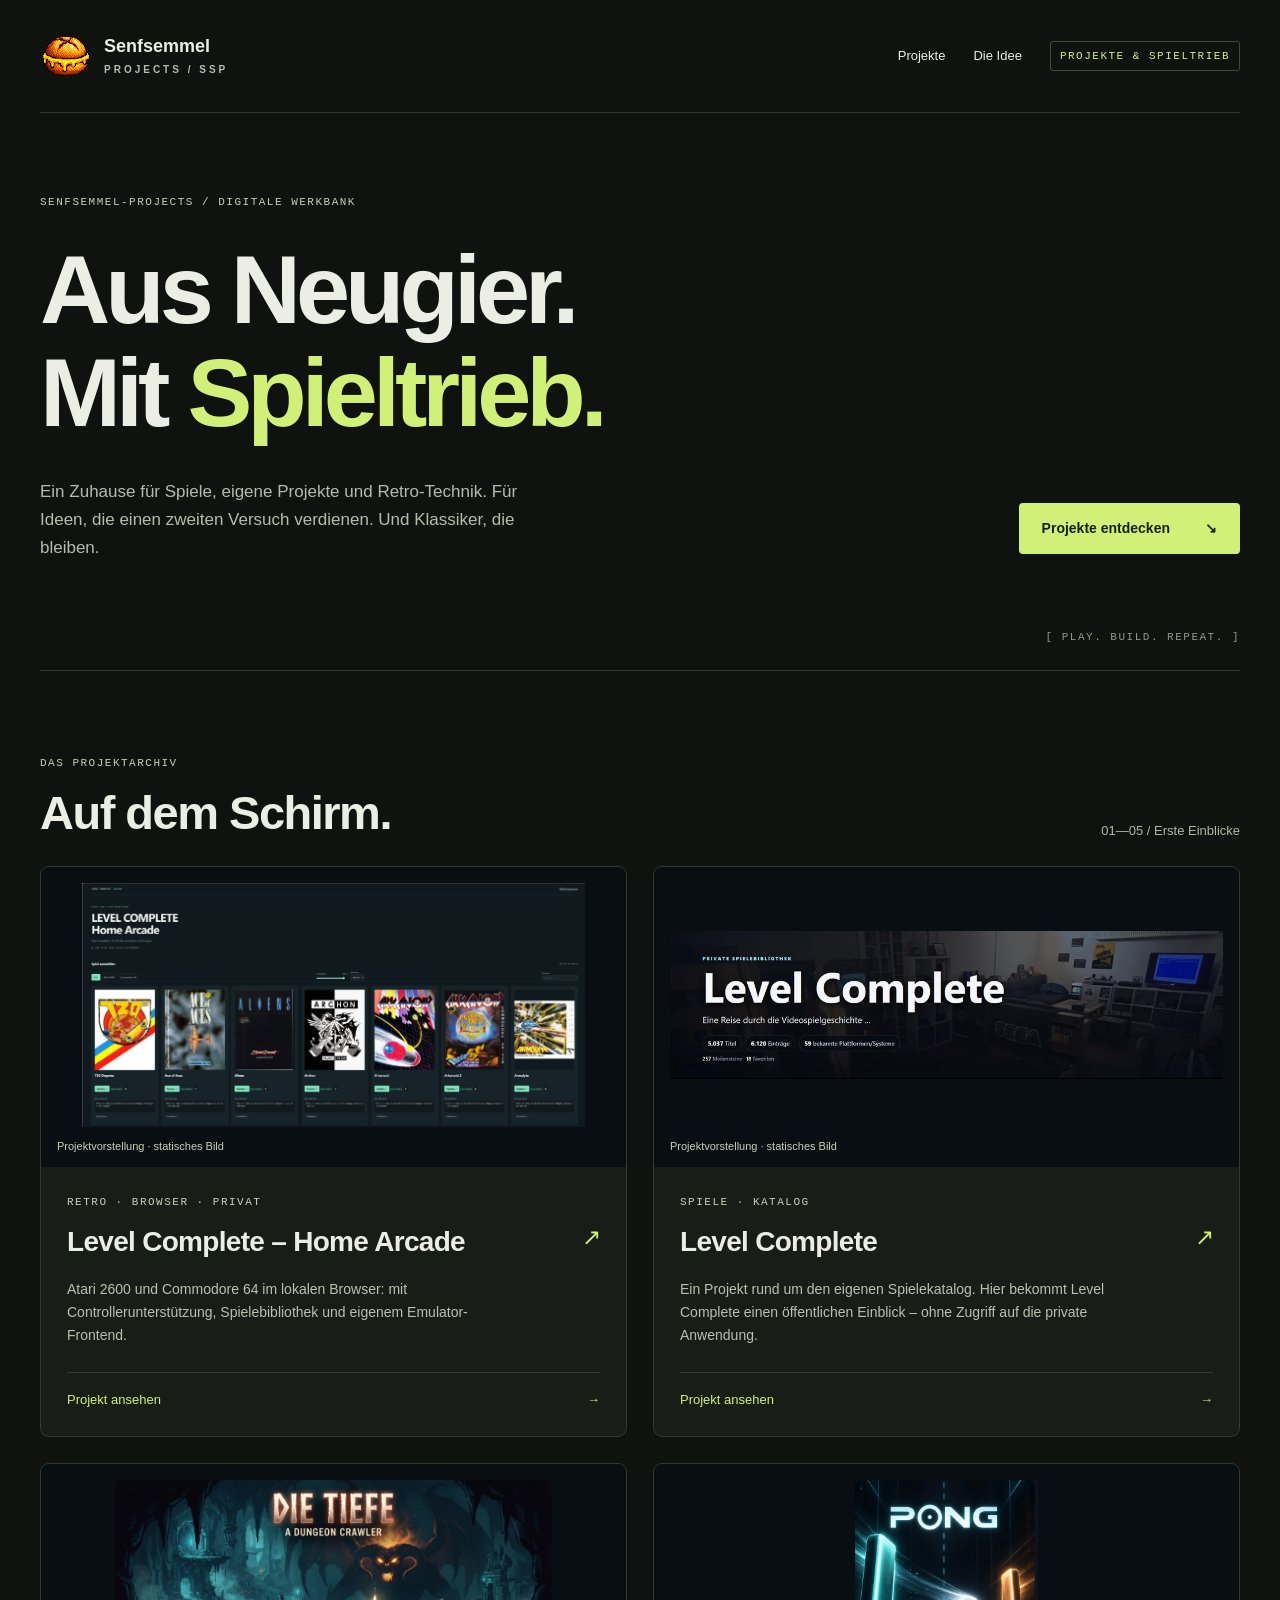
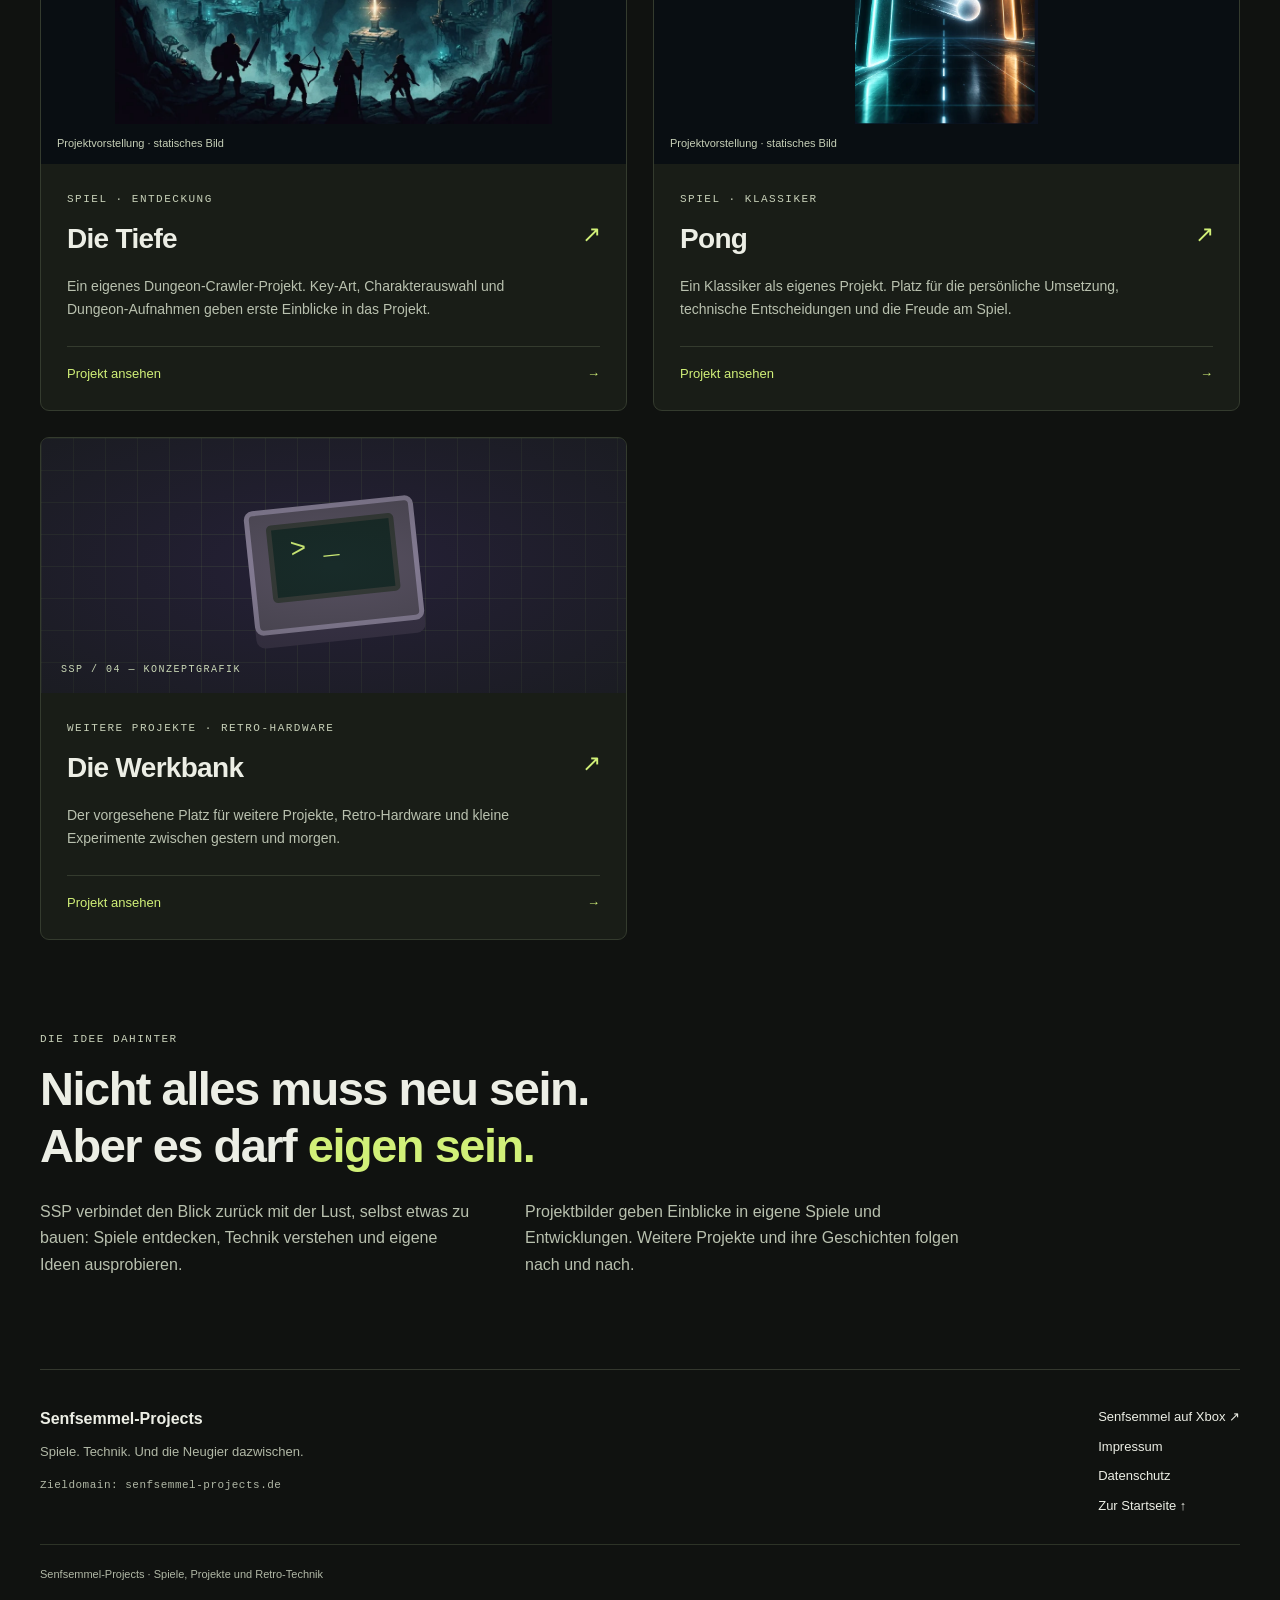
<file: public/index.html>
<!doctype html><html lang="de"><head><meta charset="utf-8"><meta name="viewport" content="width=device-width,initial-scale=1"><meta name="description" content="Senfsemmel-Projects: Spiele, Projekte und Retro-Hardware."><title>Projekte & Spieltrieb · Senfsemmel-Projects</title><link rel="icon" type="image/png" href="assets/senfsemmel-rekonstruktion.png"><link rel="stylesheet" href="assets/site.css"></head><body><a class="skip" href="#main">Zum Inhalt</a><header><a class="brand" href="index.html"><img class="brand-icon" src="assets/senfsemmel-rekonstruktion.png" width="52" height="52" alt="Senfsemmel: goldbraune Semmel mit gelbem Senf in Pixel-Art"><span>Senfsemmel<span class="brand-sub">PROJECTS / SSP</span></span></a><nav aria-label="Hauptnavigation"><a href="index.html#projekte">Projekte</a><a href="index.html#idee">Die Idee</a><span class="local">PROJEKTE & SPIELTRIEB</span></nav></header><main id="main"><section class="hero"><div class="eyebrow">Senfsemmel-Projects / DIGITALE WERKBANK</div><h1>Aus Neugier.<br>Mit <em>Spieltrieb.</em></h1><div class="hero-bottom"><p>Ein Zuhause für Spiele, eigene Projekte und Retro-Technik. Für Ideen, die einen zweiten Versuch verdienen. Und Klassiker, die bleiben.</p><a class="button" href="#projekte">Projekte entdecken <span>↘</span></a></div><div class="hero-index" aria-hidden="true">[ PLAY. BUILD. REPEAT. ]</div></section><section id="projekte"><div class="section-heading"><div><div class="eyebrow">DAS PROJEKTARCHIV</div><h2>Auf dem Schirm.</h2></div><span class="muted">01—05 / Erste Einblicke</span></div><div class="grid"><a class="card" href="projects/home-arcade.html"><div class="project-tile"><img src="assets/projects/home-arcade/bibliothek-kachel.svg" width="2044" height="992" alt="Home-Arcade-Bibliothek mit Suche, Plattformfiltern und Spielecovern" decoding="async" loading="lazy"><span>Projektvorstellung · statisches Bild</span></div><div class="card-body"><div class="eyebrow">Retro · Browser · Privat</div><h3>Level Complete – Home Arcade<span>↗</span></h3><p>Atari 2600 und Commodore 64 im lokalen Browser: mit Controllerunterstützung, Spielebibliothek und eigenem Emulator-Frontend.</p><span class="card-link">Projekt ansehen <span>→</span></span></div></a><a class="card" href="projects/level-complete.html"><div class="project-tile"><img src="assets/projects/lc-header-1600.webp" srcset="assets/projects/lc-header-480.webp 480w, assets/projects/lc-header-960.webp 960w, assets/projects/lc-header-1600.webp 1600w" sizes="(max-width: 760px) calc(100vw - 36px), 560px" width="1600" height="427" alt="Retro-Raum mit Röhrenmonitoren hinter dem Schriftzug Level Complete" decoding="async" loading="lazy"><span>Projektvorstellung · statisches Bild</span></div><div class="card-body"><div class="eyebrow">Spiele · Katalog</div><h3>Level Complete<span>↗</span></h3><p>Ein Projekt rund um den eigenen Spielekatalog. Hier bekommt Level Complete einen öffentlichen Einblick – ohne Zugriff auf die private Anwendung.</p><span class="card-link">Projekt ansehen <span>→</span></span></div></a><a class="card" href="projects/die-tiefe.html"><div class="project-tile"><img src="assets/projects/tiefe-art-1376.webp" srcset="assets/projects/tiefe-art-480.webp 480w, assets/projects/tiefe-art-960.webp 960w, assets/projects/tiefe-art-1376.webp 1376w" sizes="(max-width: 760px) calc(100vw - 36px), 560px" width="1376" height="768" alt="Vier Abenteurer vor einer beleuchteten Höhle unter dem Titel Die Tiefe – A Dungeon Crawler" decoding="async" loading="lazy"><span>Projektvorstellung · statisches Bild</span></div><div class="card-body"><div class="eyebrow">Spiel · Entdeckung</div><h3>Die Tiefe<span>↗</span></h3><p>Ein eigenes Dungeon-Crawler-Projekt. Key-Art, Charakterauswahl und Dungeon-Aufnahmen geben erste Einblicke in das Projekt.</p><span class="card-link">Projekt ansehen <span>→</span></span></div></a><a class="card" href="projects/pong.html"><div class="project-tile"><img src="assets/projects/pong-art-544.webp" srcset="assets/projects/pong-art-480.webp 480w, assets/projects/pong-art-544.webp 544w" sizes="(max-width: 760px) calc(100vw - 36px), 560px" width="544" height="721" alt="Pong-Key-Art mit leuchtendem Ball zwischen einem türkisen und einem orangefarbenen Schläger" decoding="async" loading="lazy"><span>Projektvorstellung · statisches Bild</span></div><div class="card-body"><div class="eyebrow">Spiel · Klassiker</div><h3>Pong<span>↗</span></h3><p>Ein Klassiker als eigenes Projekt. Platz für die persönliche Umsetzung, technische Entscheidungen und die Freude am Spiel.</p><span class="card-link">Projekt ansehen <span>→</span></span></div></a><a class="card" href="projects/werkbank.html"><div class="art hardware" role="img" aria-label="Abstrakte Illustration für Die Werkbank; kein echter Screenshot"><span class="shape"></span><span class="art-label">SSP / 04 — KONZEPTGRAFIK</span></div><div class="card-body"><div class="eyebrow">Weitere Projekte · Retro-Hardware</div><h3>Die Werkbank<span>↗</span></h3><p>Der vorgesehene Platz für weitere Projekte, Retro-Hardware und kleine Experimente zwischen gestern und morgen.</p><span class="card-link">Projekt ansehen <span>→</span></span></div></a></div></section><section class="idea" id="idee"><div class="eyebrow">DIE IDEE DAHINTER</div><h2>Nicht alles muss neu sein.<br>Aber es darf <em>eigen sein.</em></h2><div class="idea-copy"><p>SSP verbindet den Blick zurück mit der Lust, selbst etwas zu bauen: Spiele entdecken, Technik verstehen und eigene Ideen ausprobieren.</p><p>Projektbilder geben Einblicke in eigene Spiele und Entwicklungen. Weitere Projekte und ihre Geschichten folgen nach und nach.</p></div></section></main><footer><div><strong>Senfsemmel-Projects</strong><p>Spiele. Technik. Und die Neugier dazwischen.</p><span class="domain">Zieldomain: senfsemmel-projects.de</span></div><div class="footer-links"><a href="https://www.xbox.com/de-DE/play/user/Senfsemmel" rel="noreferrer" aria-label="Senfsemmel auf Xbox (extern, Internet erforderlich)">Senfsemmel auf Xbox ↗</a><a href="impressum.html">Impressum</a><a href="datenschutz.html">Datenschutz</a><a href="index.html">Zur Startseite ↑</a></div><p class="footnote">Senfsemmel-Projects · Spiele, Projekte und Retro-Technik</p></footer></body></html>
</file>
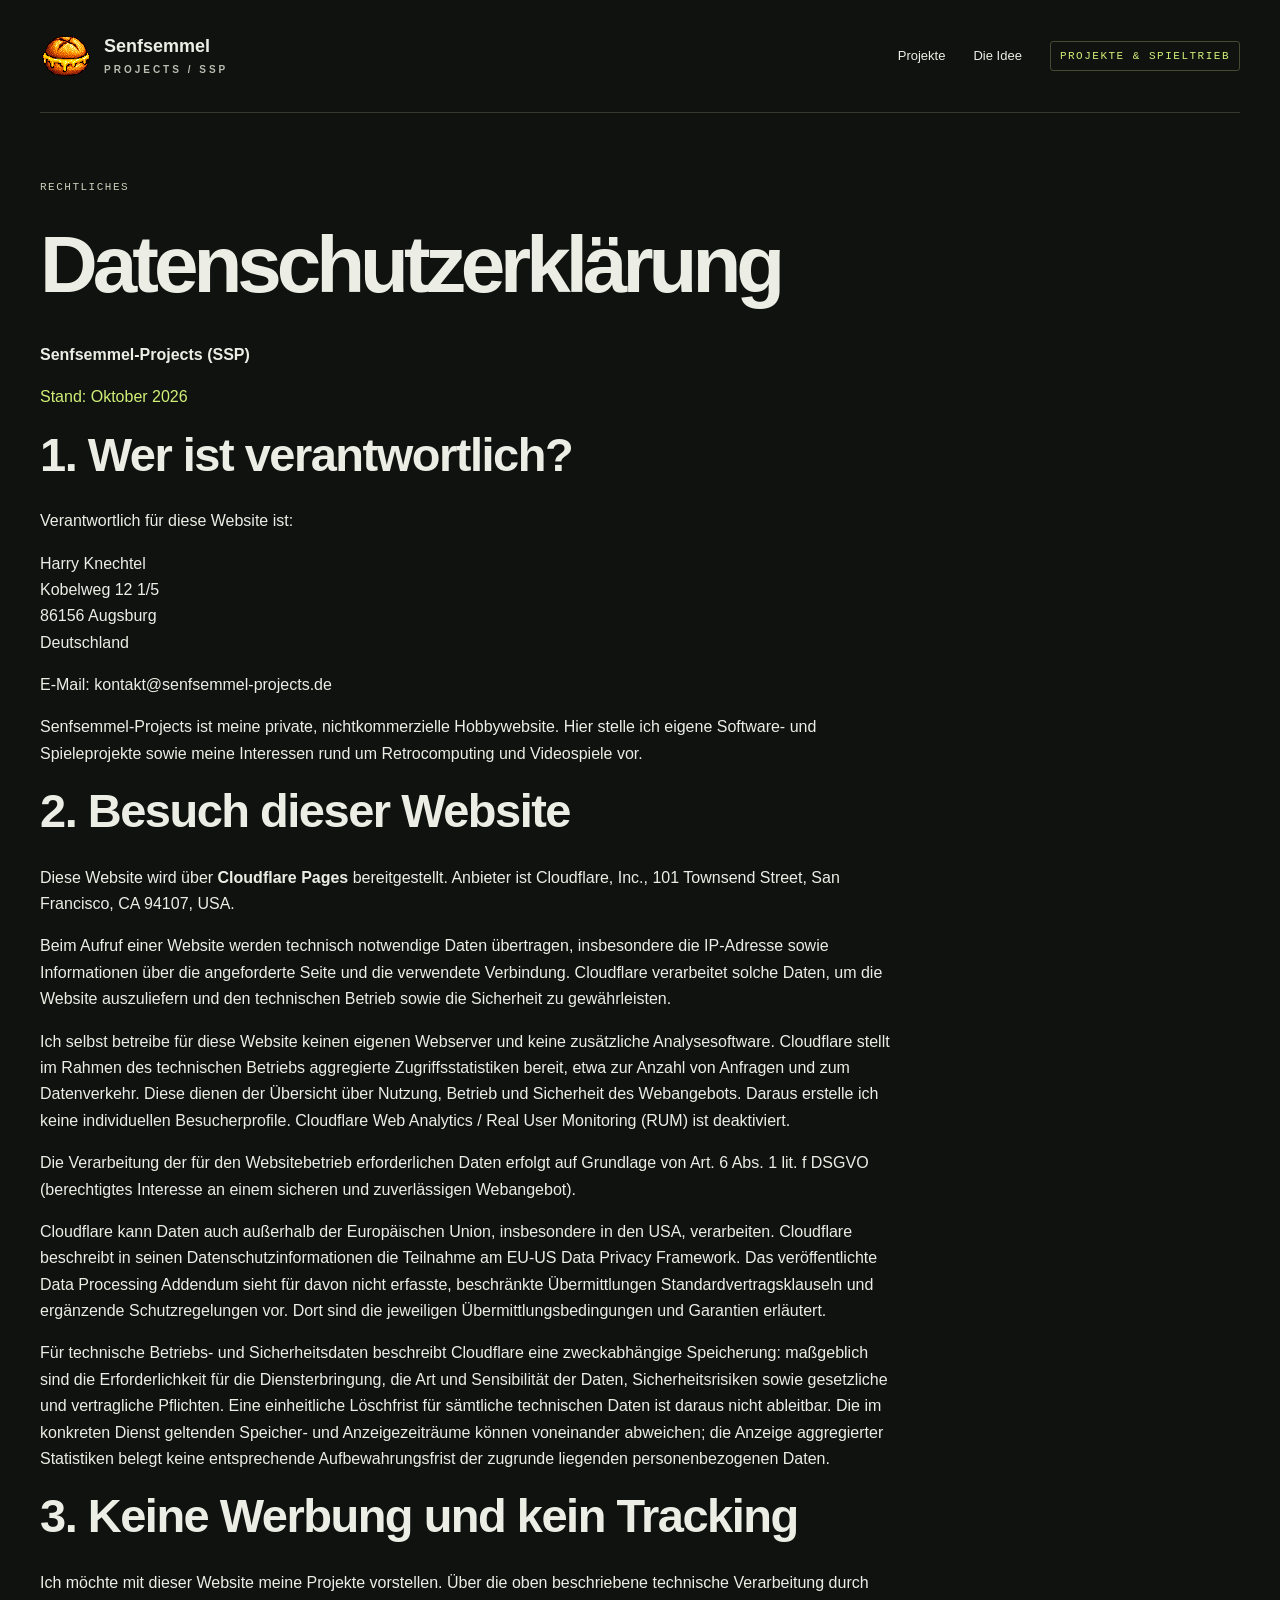
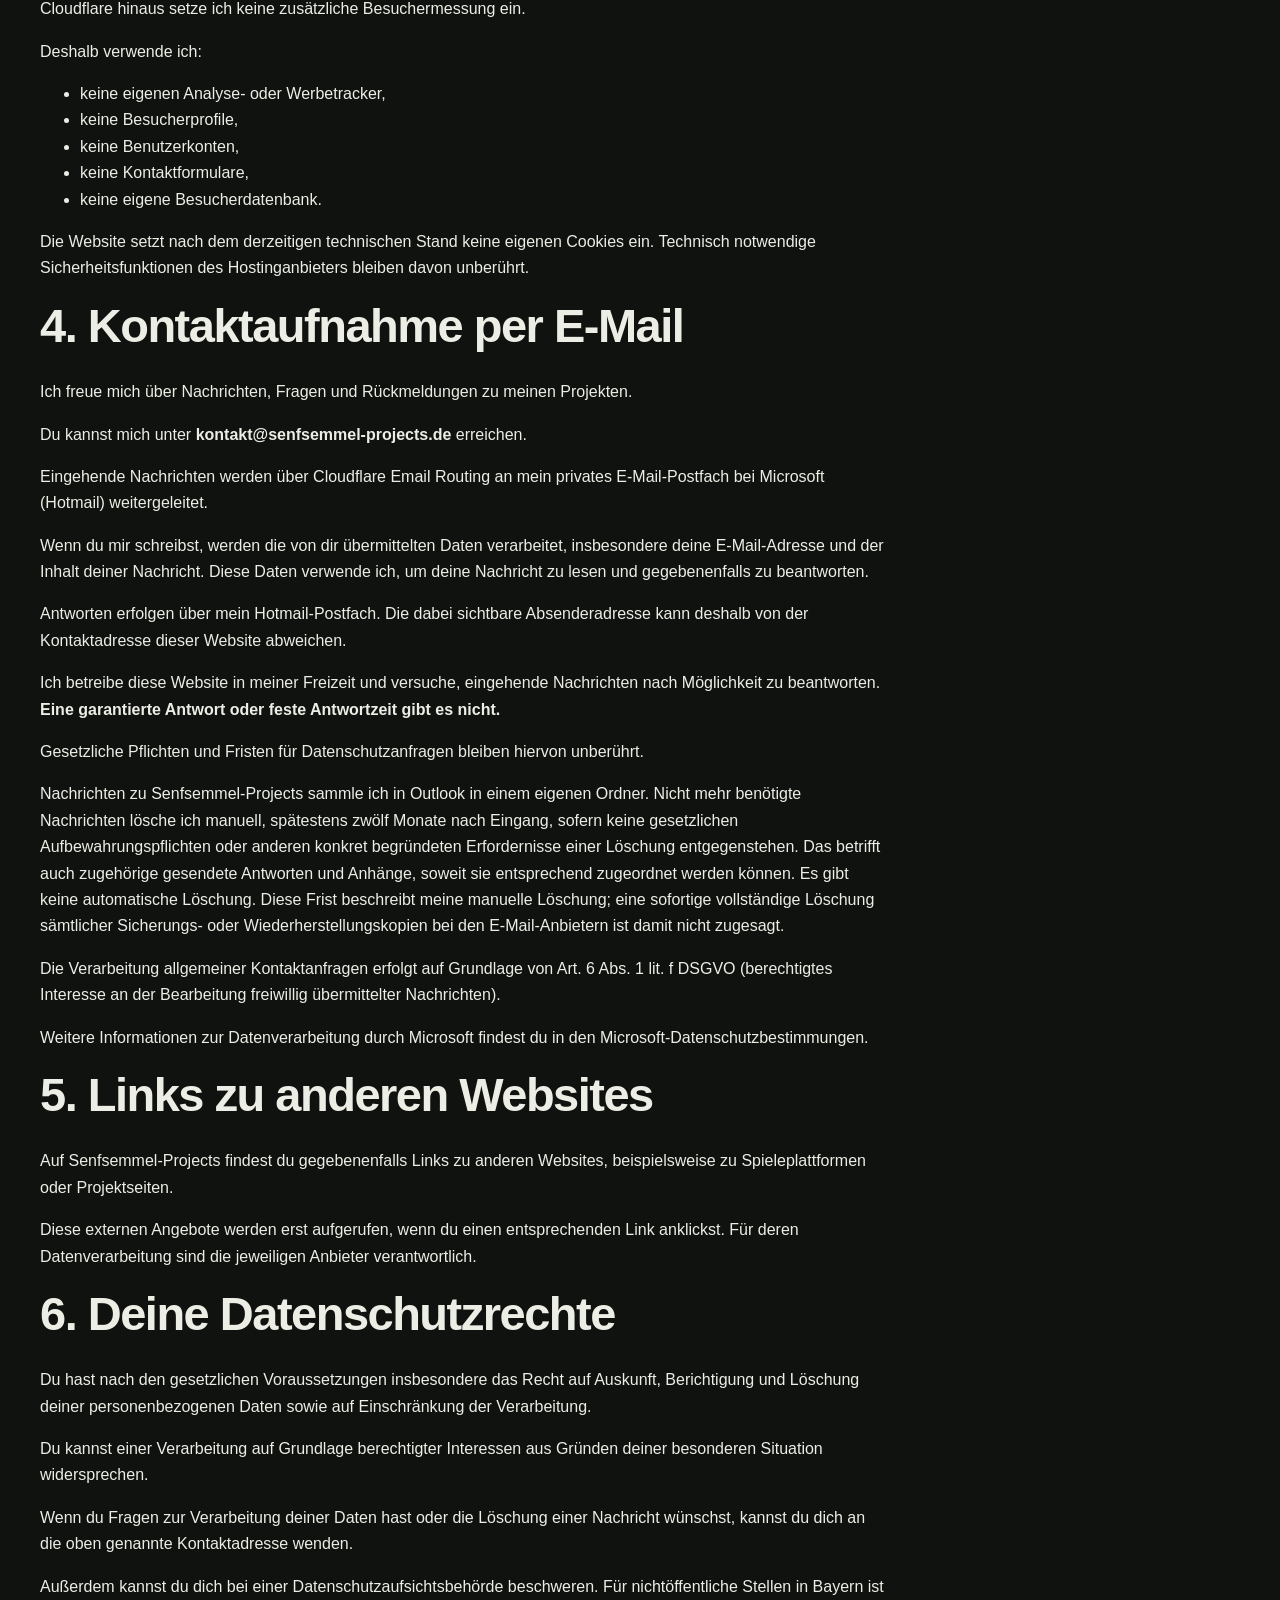
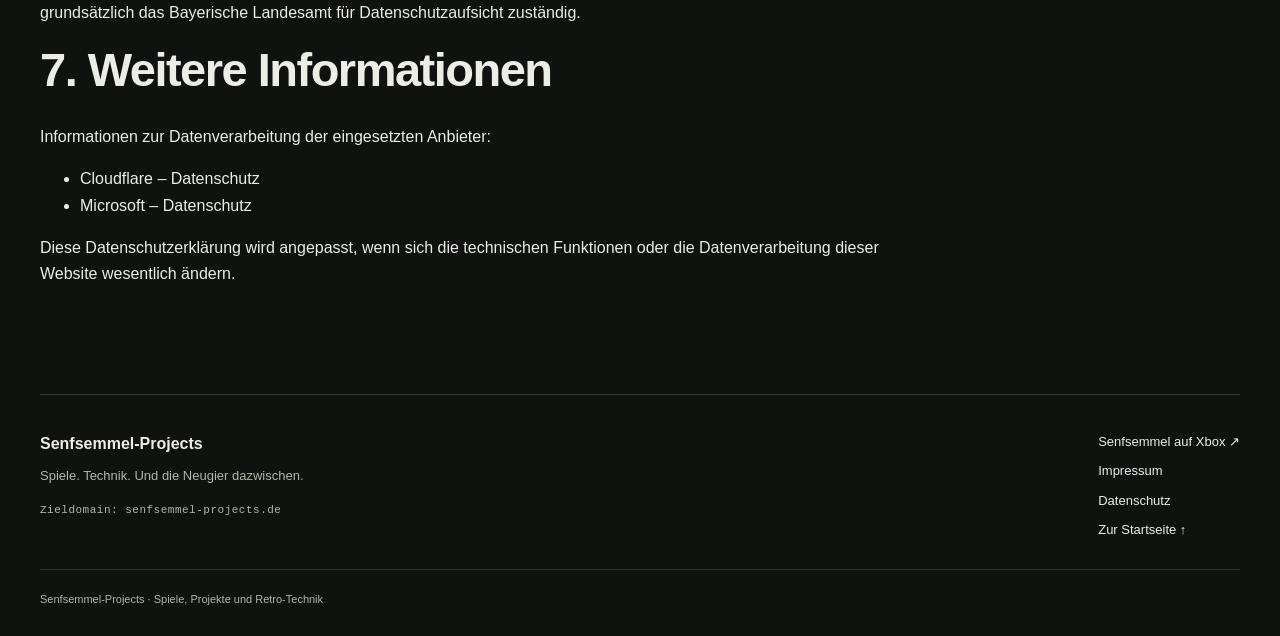
<file: public/datenschutz.html>
<!doctype html><html lang="de"><head><meta charset="utf-8"><meta name="viewport" content="width=device-width,initial-scale=1"><meta name="description" content="Senfsemmel-Projects: Spiele, Projekte und Retro-Hardware."><title>Datenschutz · Senfsemmel-Projects</title><link rel="icon" type="image/png" href="assets/senfsemmel-rekonstruktion.png"><link rel="stylesheet" href="assets/site.css"></head><body><a class="skip" href="#main">Zum Inhalt</a><header><a class="brand" href="index.html"><img class="brand-icon" src="assets/senfsemmel-rekonstruktion.png" width="52" height="52" alt="Senfsemmel: goldbraune Semmel mit gelbem Senf in Pixel-Art"><span>Senfsemmel<span class="brand-sub">PROJECTS / SSP</span></span></a><nav aria-label="Hauptnavigation"><a href="index.html#projekte">Projekte</a><a href="index.html#idee">Die Idee</a><span class="local">PROJEKTE & SPIELTRIEB</span></nav></header><main id="main"><section class="legal"><div class="eyebrow">RECHTLICHES</div>
<h1>Datenschutzerklärung</h1>
<p><strong>Senfsemmel-Projects (SSP)</strong></p>
<p><em>Stand: Oktober 2026</em></p>
<h2>1. Wer ist verantwortlich?</h2>
<p>Verantwortlich für diese Website ist:</p>
<p>Harry Knechtel<br>Kobelweg 12 1/5<br>86156 Augsburg<br>Deutschland</p>
<p>E-Mail: <a href="mailto:kontakt@senfsemmel-projects.de">kontakt@senfsemmel-projects.de</a></p>
<p>Senfsemmel-Projects ist meine private, nichtkommerzielle Hobbywebsite. Hier stelle ich eigene Software- und Spieleprojekte sowie meine Interessen rund um Retrocomputing und Videospiele vor.</p>
<h2>2. Besuch dieser Website</h2>
<p>Diese Website wird über <strong>Cloudflare Pages</strong> bereitgestellt. Anbieter ist Cloudflare, Inc., 101 Townsend Street, San Francisco, CA 94107, USA.</p>
<p>Beim Aufruf einer Website werden technisch notwendige Daten übertragen, insbesondere die IP-Adresse sowie Informationen über die angeforderte Seite und die verwendete Verbindung. Cloudflare verarbeitet solche Daten, um die Website auszuliefern und den technischen Betrieb sowie die Sicherheit zu gewährleisten.</p>
<p>Ich selbst betreibe für diese Website keinen eigenen Webserver und keine zusätzliche Analysesoftware. Cloudflare stellt im Rahmen des technischen Betriebs aggregierte Zugriffsstatistiken bereit, etwa zur Anzahl von Anfragen und zum Datenverkehr. Diese dienen der Übersicht über Nutzung, Betrieb und Sicherheit des Webangebots. Daraus erstelle ich keine individuellen Besucherprofile. Cloudflare Web Analytics / Real User Monitoring (RUM) ist deaktiviert.</p>
<p>Die Verarbeitung der für den Websitebetrieb erforderlichen Daten erfolgt auf Grundlage von Art. 6 Abs. 1 lit. f DSGVO (berechtigtes Interesse an einem sicheren und zuverlässigen Webangebot).</p>
<p>Cloudflare kann Daten auch außerhalb der Europäischen Union, insbesondere in den USA, verarbeiten. Cloudflare beschreibt in seinen <a href="https://www.cloudflare.com/privacypolicy/" rel="noreferrer">Datenschutzinformationen</a> die Teilnahme am EU-US Data Privacy Framework. Das veröffentlichte <a href="https://www.cloudflare.com/cloudflare-customer-dpa/" rel="noreferrer">Data Processing Addendum</a> sieht für davon nicht erfasste, beschränkte Übermittlungen Standardvertragsklauseln und ergänzende Schutzregelungen vor. Dort sind die jeweiligen Übermittlungsbedingungen und Garantien erläutert.</p>
<p>Für technische Betriebs- und Sicherheitsdaten beschreibt Cloudflare eine zweckabhängige Speicherung: maßgeblich sind die Erforderlichkeit für die Diensterbringung, die Art und Sensibilität der Daten, Sicherheitsrisiken sowie gesetzliche und vertragliche Pflichten. Eine einheitliche Löschfrist für sämtliche technischen Daten ist daraus nicht ableitbar. Die im konkreten Dienst geltenden Speicher- und Anzeigezeiträume können voneinander abweichen; die Anzeige aggregierter Statistiken belegt keine entsprechende Aufbewahrungsfrist der zugrunde liegenden personenbezogenen Daten.</p>
<h2>3. Keine Werbung und kein Tracking</h2>
<p>Ich möchte mit dieser Website meine Projekte vorstellen. Über die oben beschriebene technische Verarbeitung durch Cloudflare hinaus setze ich keine zusätzliche Besuchermessung ein.</p>
<p>Deshalb verwende ich:</p>
<ul><li>keine eigenen Analyse- oder Werbetracker,</li><li>keine Besucherprofile,</li><li>keine Benutzerkonten,</li><li>keine Kontaktformulare,</li><li>keine eigene Besucherdatenbank.</li></ul>
<p>Die Website setzt nach dem derzeitigen technischen Stand keine eigenen Cookies ein. Technisch notwendige Sicherheitsfunktionen des Hostinganbieters bleiben davon unberührt.</p>
<h2>4. Kontaktaufnahme per E-Mail</h2>
<p>Ich freue mich über Nachrichten, Fragen und Rückmeldungen zu meinen Projekten.</p>
<p>Du kannst mich unter <strong><a href="mailto:kontakt@senfsemmel-projects.de">kontakt@senfsemmel-projects.de</a></strong> erreichen.</p>
<p>Eingehende Nachrichten werden über Cloudflare Email Routing an mein privates E-Mail-Postfach bei Microsoft (Hotmail) weitergeleitet.</p>
<p>Wenn du mir schreibst, werden die von dir übermittelten Daten verarbeitet, insbesondere deine E-Mail-Adresse und der Inhalt deiner Nachricht. Diese Daten verwende ich, um deine Nachricht zu lesen und gegebenenfalls zu beantworten.</p>
<p>Antworten erfolgen über mein Hotmail-Postfach. Die dabei sichtbare Absenderadresse kann deshalb von der Kontaktadresse dieser Website abweichen.</p>
<p>Ich betreibe diese Website in meiner Freizeit und versuche, eingehende Nachrichten nach Möglichkeit zu beantworten. <strong>Eine garantierte Antwort oder feste Antwortzeit gibt es nicht.</strong></p>
<p>Gesetzliche Pflichten und Fristen für Datenschutzanfragen bleiben hiervon unberührt.</p>
<p>Nachrichten zu Senfsemmel-Projects sammle ich in Outlook in einem eigenen Ordner. Nicht mehr benötigte Nachrichten lösche ich manuell, spätestens zwölf Monate nach Eingang, sofern keine gesetzlichen Aufbewahrungspflichten oder anderen konkret begründeten Erfordernisse einer Löschung entgegenstehen. Das betrifft auch zugehörige gesendete Antworten und Anhänge, soweit sie entsprechend zugeordnet werden können. Es gibt keine automatische Löschung. Diese Frist beschreibt meine manuelle Löschung; eine sofortige vollständige Löschung sämtlicher Sicherungs- oder Wiederherstellungskopien bei den E-Mail-Anbietern ist damit nicht zugesagt.</p>
<p>Die Verarbeitung allgemeiner Kontaktanfragen erfolgt auf Grundlage von Art. 6 Abs. 1 lit. f DSGVO (berechtigtes Interesse an der Bearbeitung freiwillig übermittelter Nachrichten).</p>
<p>Weitere Informationen zur Datenverarbeitung durch Microsoft findest du in den <a href="https://www.microsoft.com/de-de/privacy/privacystatement" rel="noreferrer">Microsoft-Datenschutzbestimmungen</a>.</p>
<h2>5. Links zu anderen Websites</h2>
<p>Auf Senfsemmel-Projects findest du gegebenenfalls Links zu anderen Websites, beispielsweise zu Spieleplattformen oder Projektseiten.</p>
<p>Diese externen Angebote werden erst aufgerufen, wenn du einen entsprechenden Link anklickst. Für deren Datenverarbeitung sind die jeweiligen Anbieter verantwortlich.</p>
<h2>6. Deine Datenschutzrechte</h2>
<p>Du hast nach den gesetzlichen Voraussetzungen insbesondere das Recht auf Auskunft, Berichtigung und Löschung deiner personenbezogenen Daten sowie auf Einschränkung der Verarbeitung.</p>
<p>Du kannst einer Verarbeitung auf Grundlage berechtigter Interessen aus Gründen deiner besonderen Situation widersprechen.</p>
<p>Wenn du Fragen zur Verarbeitung deiner Daten hast oder die Löschung einer Nachricht wünschst, kannst du dich an die oben genannte Kontaktadresse wenden.</p>
<p>Außerdem kannst du dich bei einer Datenschutzaufsichtsbehörde beschweren. Für nichtöffentliche Stellen in Bayern ist grundsätzlich das Bayerische Landesamt für Datenschutzaufsicht zuständig.</p>
<h2>7. Weitere Informationen</h2>
<p>Informationen zur Datenverarbeitung der eingesetzten Anbieter:</p>
<ul><li><a href="https://www.cloudflare.com/privacypolicy/" rel="noreferrer">Cloudflare – Datenschutz</a></li><li><a href="https://www.microsoft.com/de-de/privacy/privacystatement" rel="noreferrer">Microsoft – Datenschutz</a></li></ul>
<p>Diese Datenschutzerklärung wird angepasst, wenn sich die technischen Funktionen oder die Datenverarbeitung dieser Website wesentlich ändern.</p>
</section></main><footer><div><strong>Senfsemmel-Projects</strong><p>Spiele. Technik. Und die Neugier dazwischen.</p><span class="domain">Zieldomain: senfsemmel-projects.de</span></div><div class="footer-links"><a href="https://www.xbox.com/de-DE/play/user/Senfsemmel" rel="noreferrer" aria-label="Senfsemmel auf Xbox (extern, Internet erforderlich)">Senfsemmel auf Xbox ↗</a><a href="impressum.html">Impressum</a><a href="datenschutz.html">Datenschutz</a><a href="index.html">Zur Startseite ↑</a></div><p class="footnote">Senfsemmel-Projects · Spiele, Projekte und Retro-Technik</p></footer></body></html>
</file>
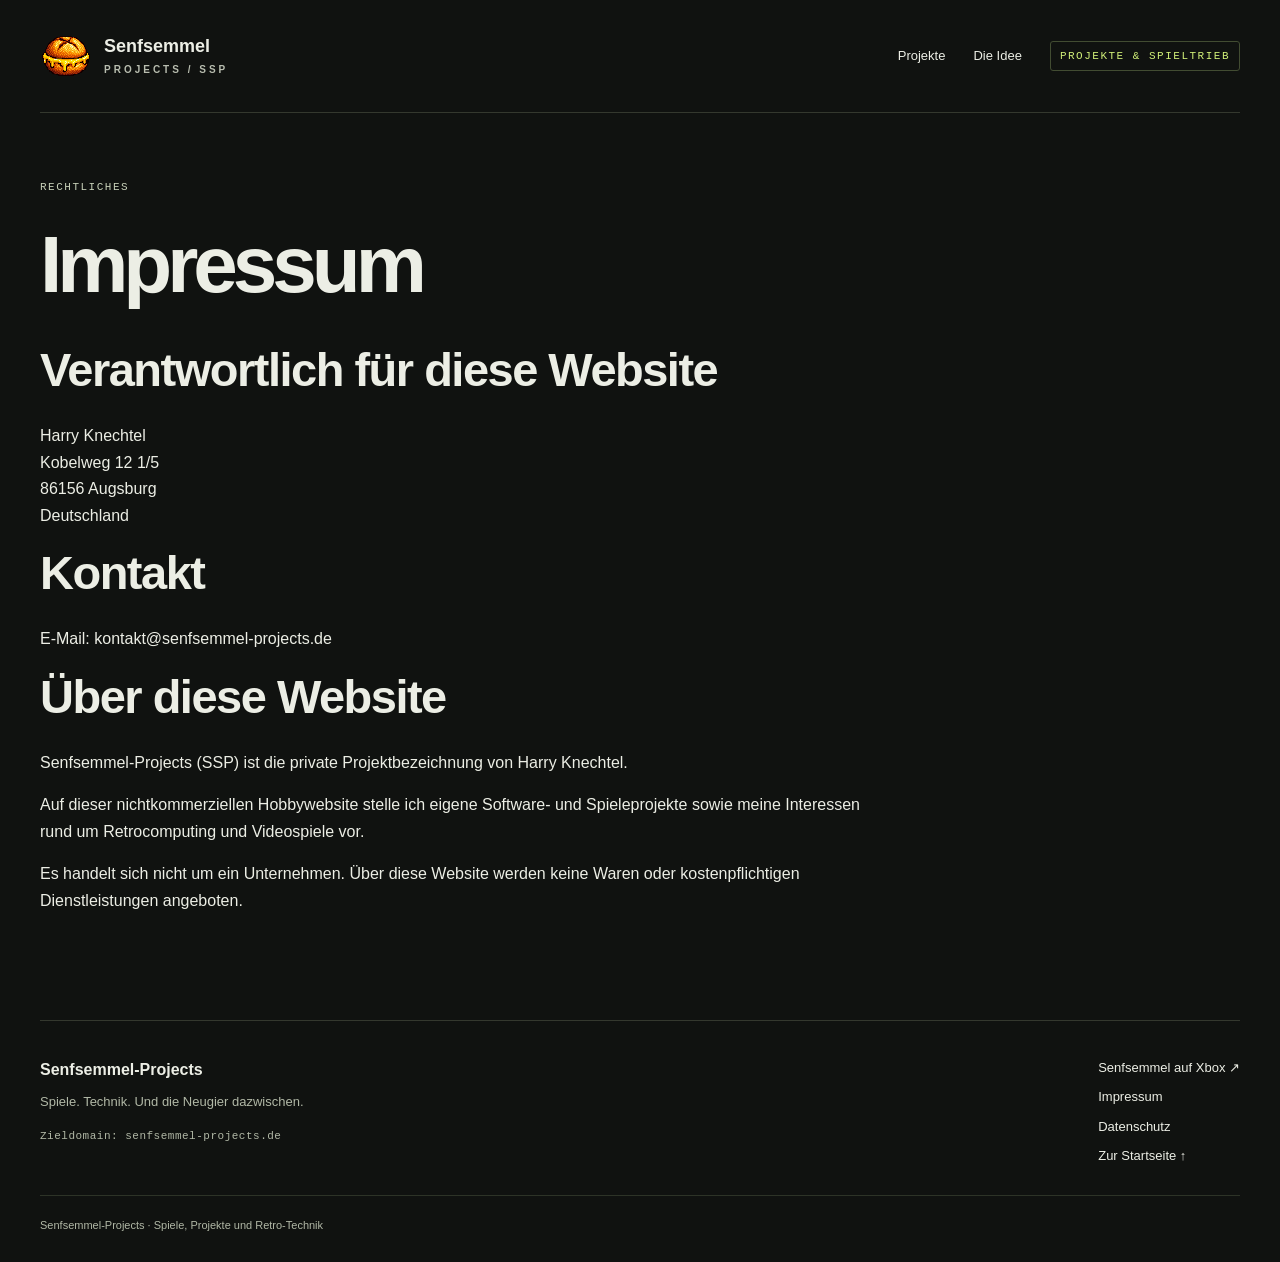
<file: public/impressum.html>
<!doctype html><html lang="de"><head><meta charset="utf-8"><meta name="viewport" content="width=device-width,initial-scale=1"><meta name="description" content="Senfsemmel-Projects: Spiele, Projekte und Retro-Hardware."><title>Impressum · Senfsemmel-Projects</title><link rel="icon" type="image/png" href="assets/senfsemmel-rekonstruktion.png"><link rel="stylesheet" href="assets/site.css"></head><body><a class="skip" href="#main">Zum Inhalt</a><header><a class="brand" href="index.html"><img class="brand-icon" src="assets/senfsemmel-rekonstruktion.png" width="52" height="52" alt="Senfsemmel: goldbraune Semmel mit gelbem Senf in Pixel-Art"><span>Senfsemmel<span class="brand-sub">PROJECTS / SSP</span></span></a><nav aria-label="Hauptnavigation"><a href="index.html#projekte">Projekte</a><a href="index.html#idee">Die Idee</a><span class="local">PROJEKTE & SPIELTRIEB</span></nav></header><main id="main"><section class="legal"><div class="eyebrow">RECHTLICHES</div><h1>Impressum</h1>
<h2>Verantwortlich für diese Website</h2>
<p>Harry Knechtel<br>Kobelweg 12 1/5<br>86156 Augsburg<br>Deutschland</p>
<h2>Kontakt</h2>
<p>E-Mail: <a href="mailto:kontakt@senfsemmel-projects.de">kontakt@senfsemmel-projects.de</a></p>
<h2>Über diese Website</h2>
<p>Senfsemmel-Projects (SSP) ist die private Projektbezeichnung von Harry Knechtel.</p>
<p>Auf dieser nichtkommerziellen Hobbywebsite stelle ich eigene Software- und Spieleprojekte sowie meine Interessen rund um Retrocomputing und Videospiele vor.</p>
<p>Es handelt sich nicht um ein Unternehmen. Über diese Website werden keine Waren oder kostenpflichtigen Dienstleistungen angeboten.</p>
</section></main><footer><div><strong>Senfsemmel-Projects</strong><p>Spiele. Technik. Und die Neugier dazwischen.</p><span class="domain">Zieldomain: senfsemmel-projects.de</span></div><div class="footer-links"><a href="https://www.xbox.com/de-DE/play/user/Senfsemmel" rel="noreferrer" aria-label="Senfsemmel auf Xbox (extern, Internet erforderlich)">Senfsemmel auf Xbox ↗</a><a href="impressum.html">Impressum</a><a href="datenschutz.html">Datenschutz</a><a href="index.html">Zur Startseite ↑</a></div><p class="footnote">Senfsemmel-Projects · Spiele, Projekte und Retro-Technik</p></footer></body></html>
</file>
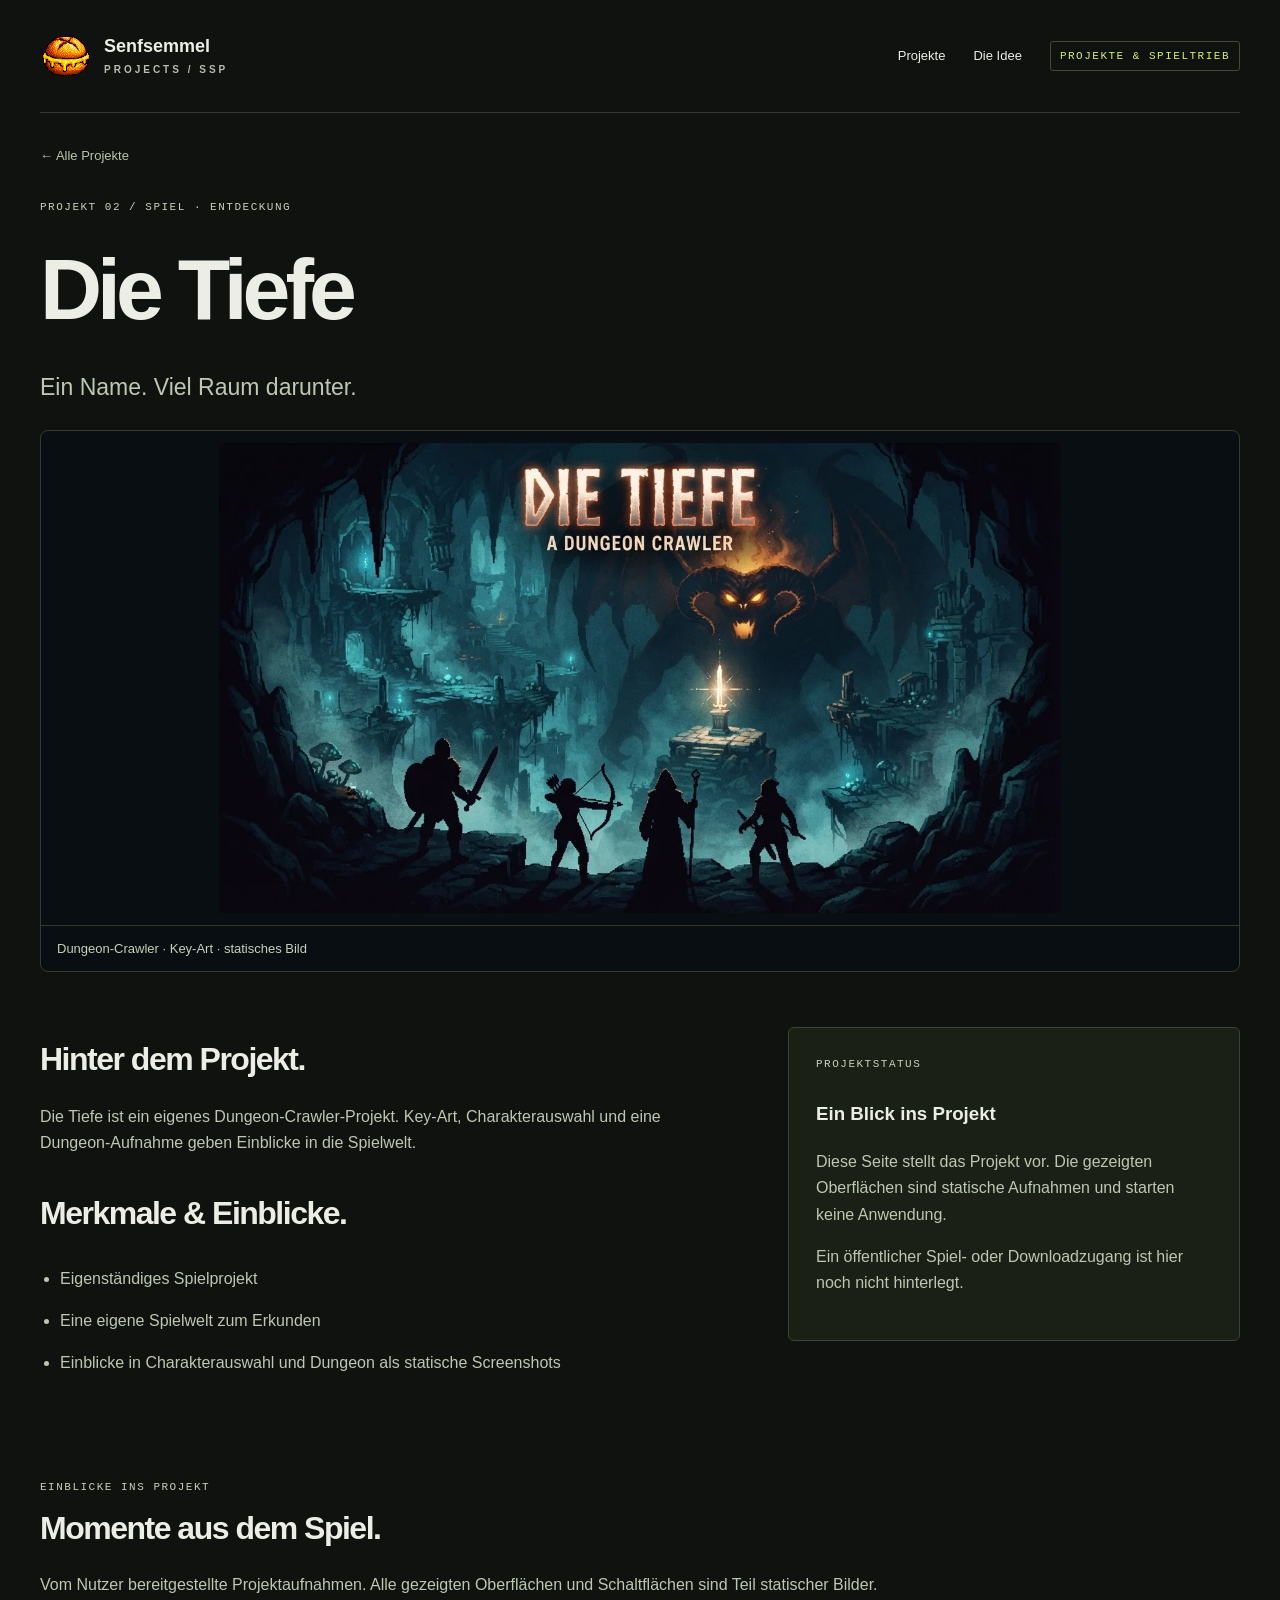
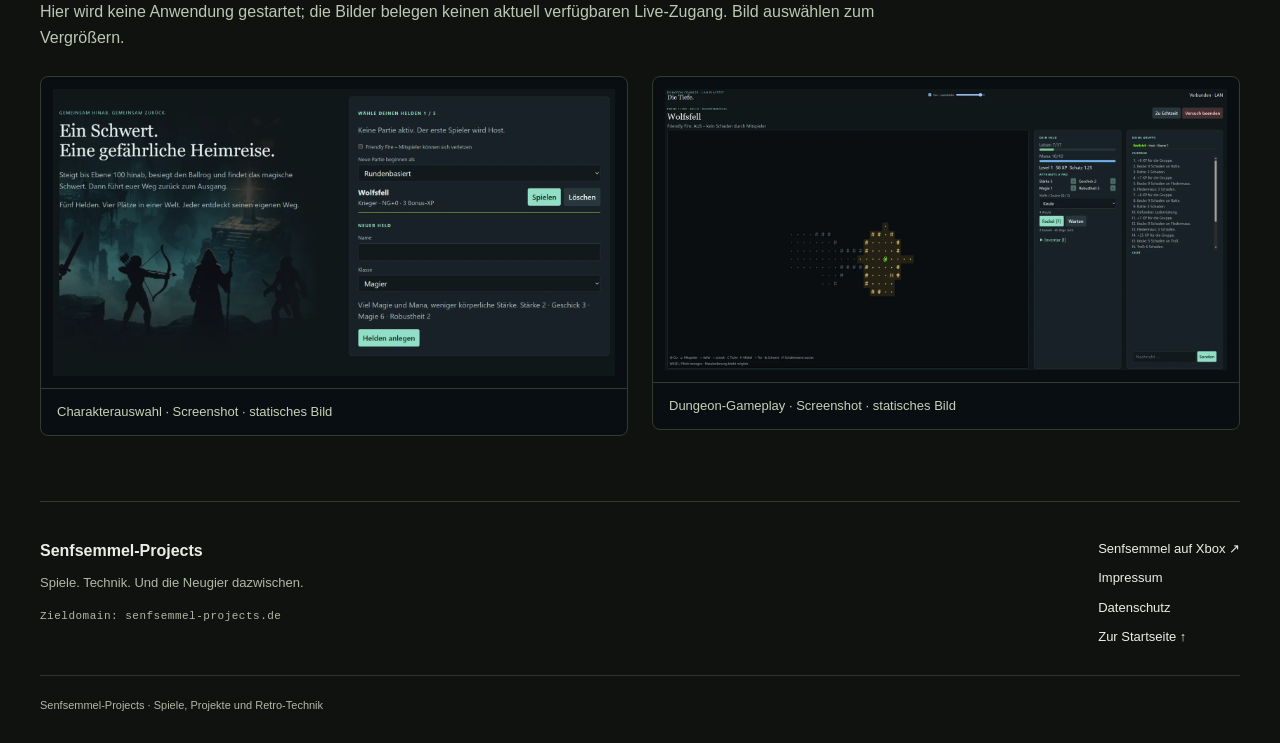
<file: public/projects/die-tiefe.html>
<!doctype html><html lang="de"><head><meta charset="utf-8"><meta name="viewport" content="width=device-width,initial-scale=1"><meta name="description" content="Senfsemmel-Projects: Spiele, Projekte und Retro-Hardware."><title>Die Tiefe · Senfsemmel-Projects</title><link rel="icon" type="image/png" href="../assets/senfsemmel-rekonstruktion.png"><link rel="stylesheet" href="../assets/site.css"></head><body><a class="skip" href="#main">Zum Inhalt</a><header><a class="brand" href="../index.html"><img class="brand-icon" src="../assets/senfsemmel-rekonstruktion.png" width="52" height="52" alt="Senfsemmel: goldbraune Semmel mit gelbem Senf in Pixel-Art"><span>Senfsemmel<span class="brand-sub">PROJECTS / SSP</span></span></a><nav aria-label="Hauptnavigation"><a href="../index.html#projekte">Projekte</a><a href="../index.html#idee">Die Idee</a><span class="local">PROJEKTE & SPIELTRIEB</span></nav></header><main id="main"><a class="back" href="../index.html#projekte">← Alle Projekte</a><section class="detail-hero"><div class="eyebrow">PROJEKT 02 / Spiel · Entdeckung</div><h1>Die Tiefe</h1><p class="lead">Ein Name. Viel Raum darunter.</p><figure class="project-image hero-image"><a href="../assets/projects/tiefe-art-1376.webp" aria-label="Dungeon-Crawler · Key-Art – Bild vergrößern"><img src="../assets/projects/tiefe-art-1376.webp" srcset="../assets/projects/tiefe-art-480.webp 480w, ../assets/projects/tiefe-art-960.webp 960w, ../assets/projects/tiefe-art-1376.webp 1376w" sizes="(max-width: 760px) calc(100vw - 36px), 1120px" width="1376" height="768" alt="Vier Abenteurer vor einer beleuchteten Höhle unter dem Titel Die Tiefe – A Dungeon Crawler" decoding="async" fetchpriority="high"></a><figcaption>Dungeon-Crawler · Key-Art · statisches Bild</figcaption></figure></section><div class="detail-grid"><div><section><h2>Hinter dem Projekt.</h2><p>Die Tiefe ist ein eigenes Dungeon-Crawler-Projekt. Key-Art, Charakterauswahl und eine Dungeon-Aufnahme geben Einblicke in die Spielwelt.</p></section><section><h2>Merkmale & Einblicke.</h2><ul class="features"><li>Eigenständiges Spielprojekt</li><li>Eine eigene Spielwelt zum Erkunden</li><li>Einblicke in Charakterauswahl und Dungeon als statische Screenshots</li></ul></section></div><aside><div class="eyebrow">PROJEKTSTATUS</div><h3>Ein Blick ins Projekt</h3><p>Diese Seite stellt das Projekt vor. Die gezeigten Oberflächen sind statische Aufnahmen und starten keine Anwendung.</p><p>Ein öffentlicher Spiel- oder Downloadzugang ist hier noch nicht hinterlegt.</p></aside></div><section class="screens"><div class="eyebrow">EINBLICKE INS PROJEKT</div><h2>Momente aus dem Spiel.</h2><p class="image-notice">Vom Nutzer bereitgestellte Projektaufnahmen. Alle gezeigten Oberflächen und Schaltflächen sind Teil statischer Bilder. Hier wird keine Anwendung gestartet; die Bilder belegen keinen aktuell verfügbaren Live-Zugang. Bild auswählen zum Vergrößern.</p><div class="project-gallery"><figure class="project-image"><a href="../assets/projects/tiefe-character-1600.webp" aria-label="Charakterauswahl · Screenshot – Bild vergrößern"><img src="../assets/projects/tiefe-character-1600.webp" srcset="../assets/projects/tiefe-character-480.webp 480w, ../assets/projects/tiefe-character-960.webp 960w, ../assets/projects/tiefe-character-1600.webp 1600w" sizes="(max-width: 760px) calc(100vw - 36px), 1120px" width="1600" height="819" alt="Charakterauswahl in Die Tiefe mit Heldenillustration und Auswahlfeldern rechts" decoding="async" loading="lazy"></a><figcaption>Charakterauswahl · Screenshot · statisches Bild</figcaption></figure><figure class="project-image"><a href="../assets/projects/tiefe-game-1600.webp" aria-label="Dungeon-Gameplay · Screenshot – Bild vergrößern"><img src="../assets/projects/tiefe-game-1600.webp" srcset="../assets/projects/tiefe-game-480.webp 480w, ../assets/projects/tiefe-game-960.webp 960w, ../assets/projects/tiefe-game-1600.webp 1600w" sizes="(max-width: 760px) calc(100vw - 36px), 1120px" width="1600" height="802" alt="Dungeon-Ansicht in Die Tiefe mit erkundeter Karte links und Status- und Protokollbereich rechts" decoding="async" loading="lazy"></a><figcaption>Dungeon-Gameplay · Screenshot · statisches Bild</figcaption></figure></div></section></main><footer><div><strong>Senfsemmel-Projects</strong><p>Spiele. Technik. Und die Neugier dazwischen.</p><span class="domain">Zieldomain: senfsemmel-projects.de</span></div><div class="footer-links"><a href="https://www.xbox.com/de-DE/play/user/Senfsemmel" rel="noreferrer" aria-label="Senfsemmel auf Xbox (extern, Internet erforderlich)">Senfsemmel auf Xbox ↗</a><a href="../impressum.html">Impressum</a><a href="../datenschutz.html">Datenschutz</a><a href="../index.html">Zur Startseite ↑</a></div><p class="footnote">Senfsemmel-Projects · Spiele, Projekte und Retro-Technik</p></footer></body></html>
</file>
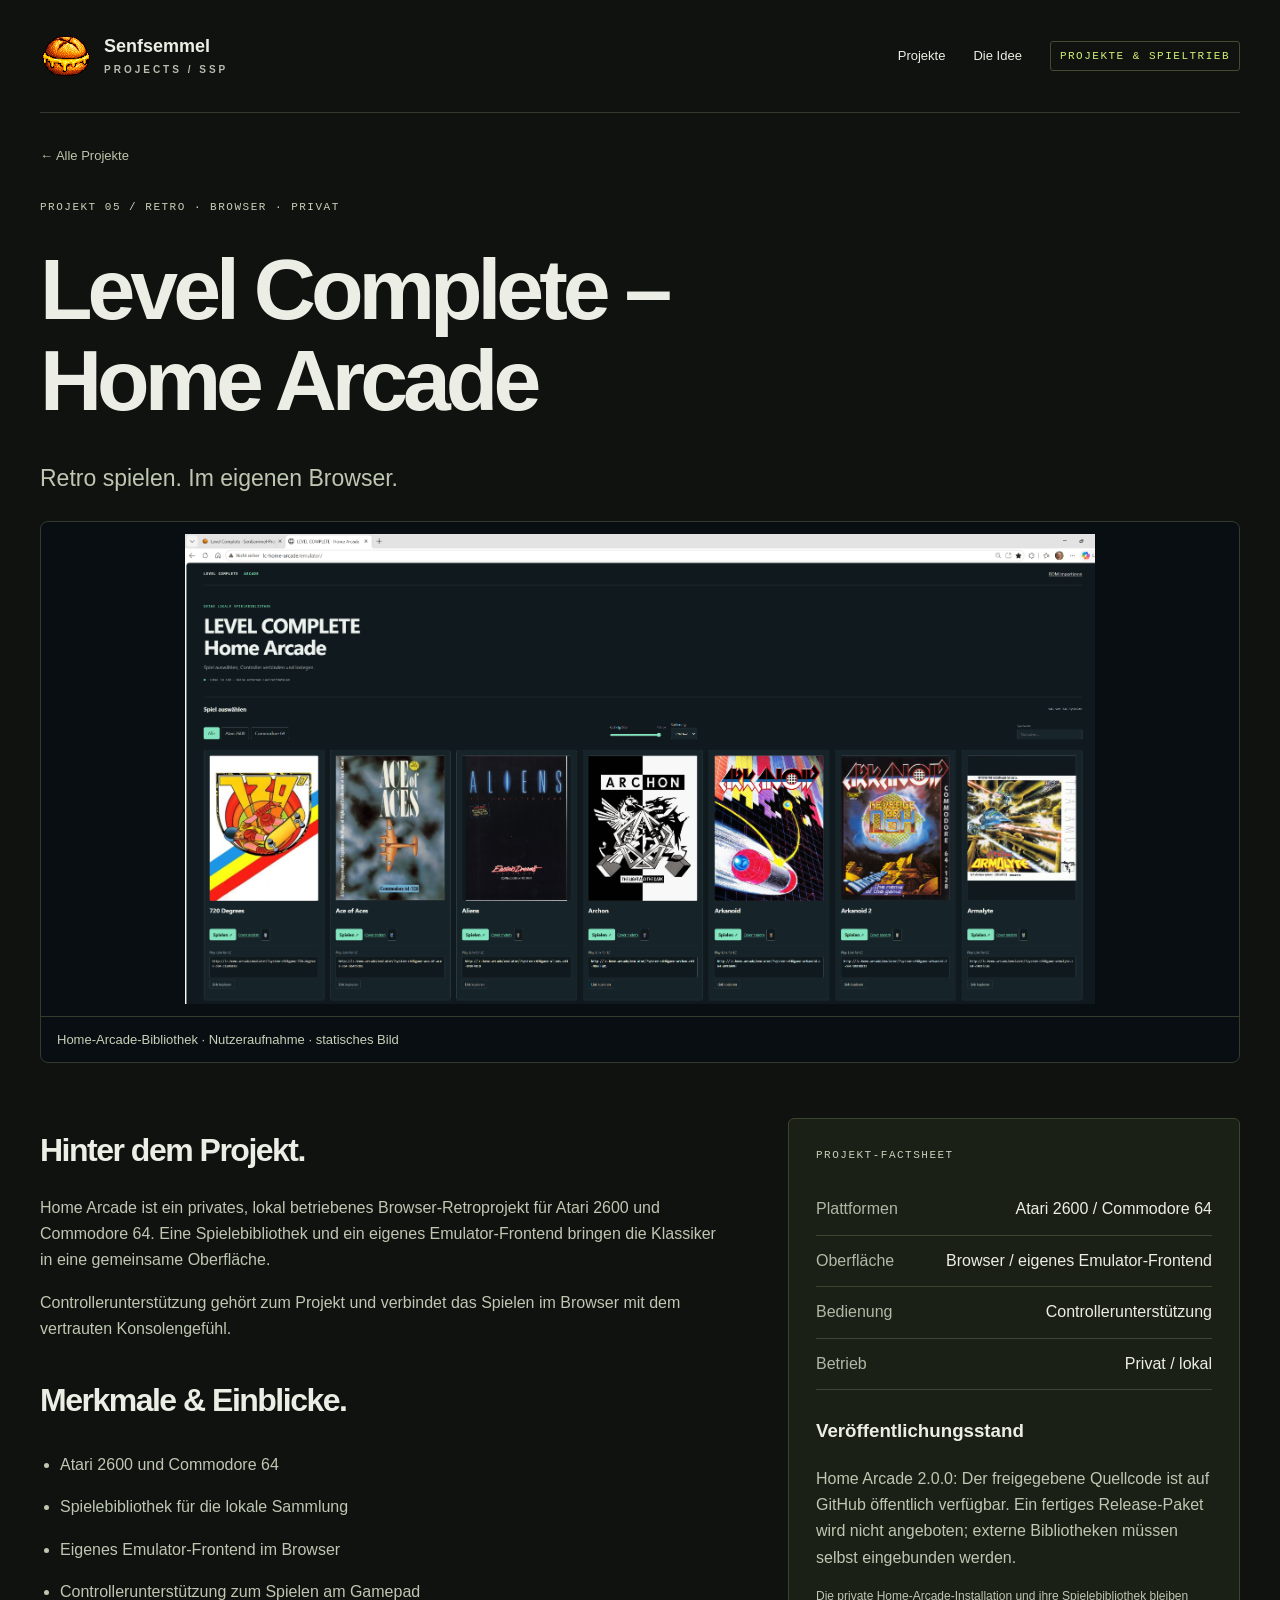
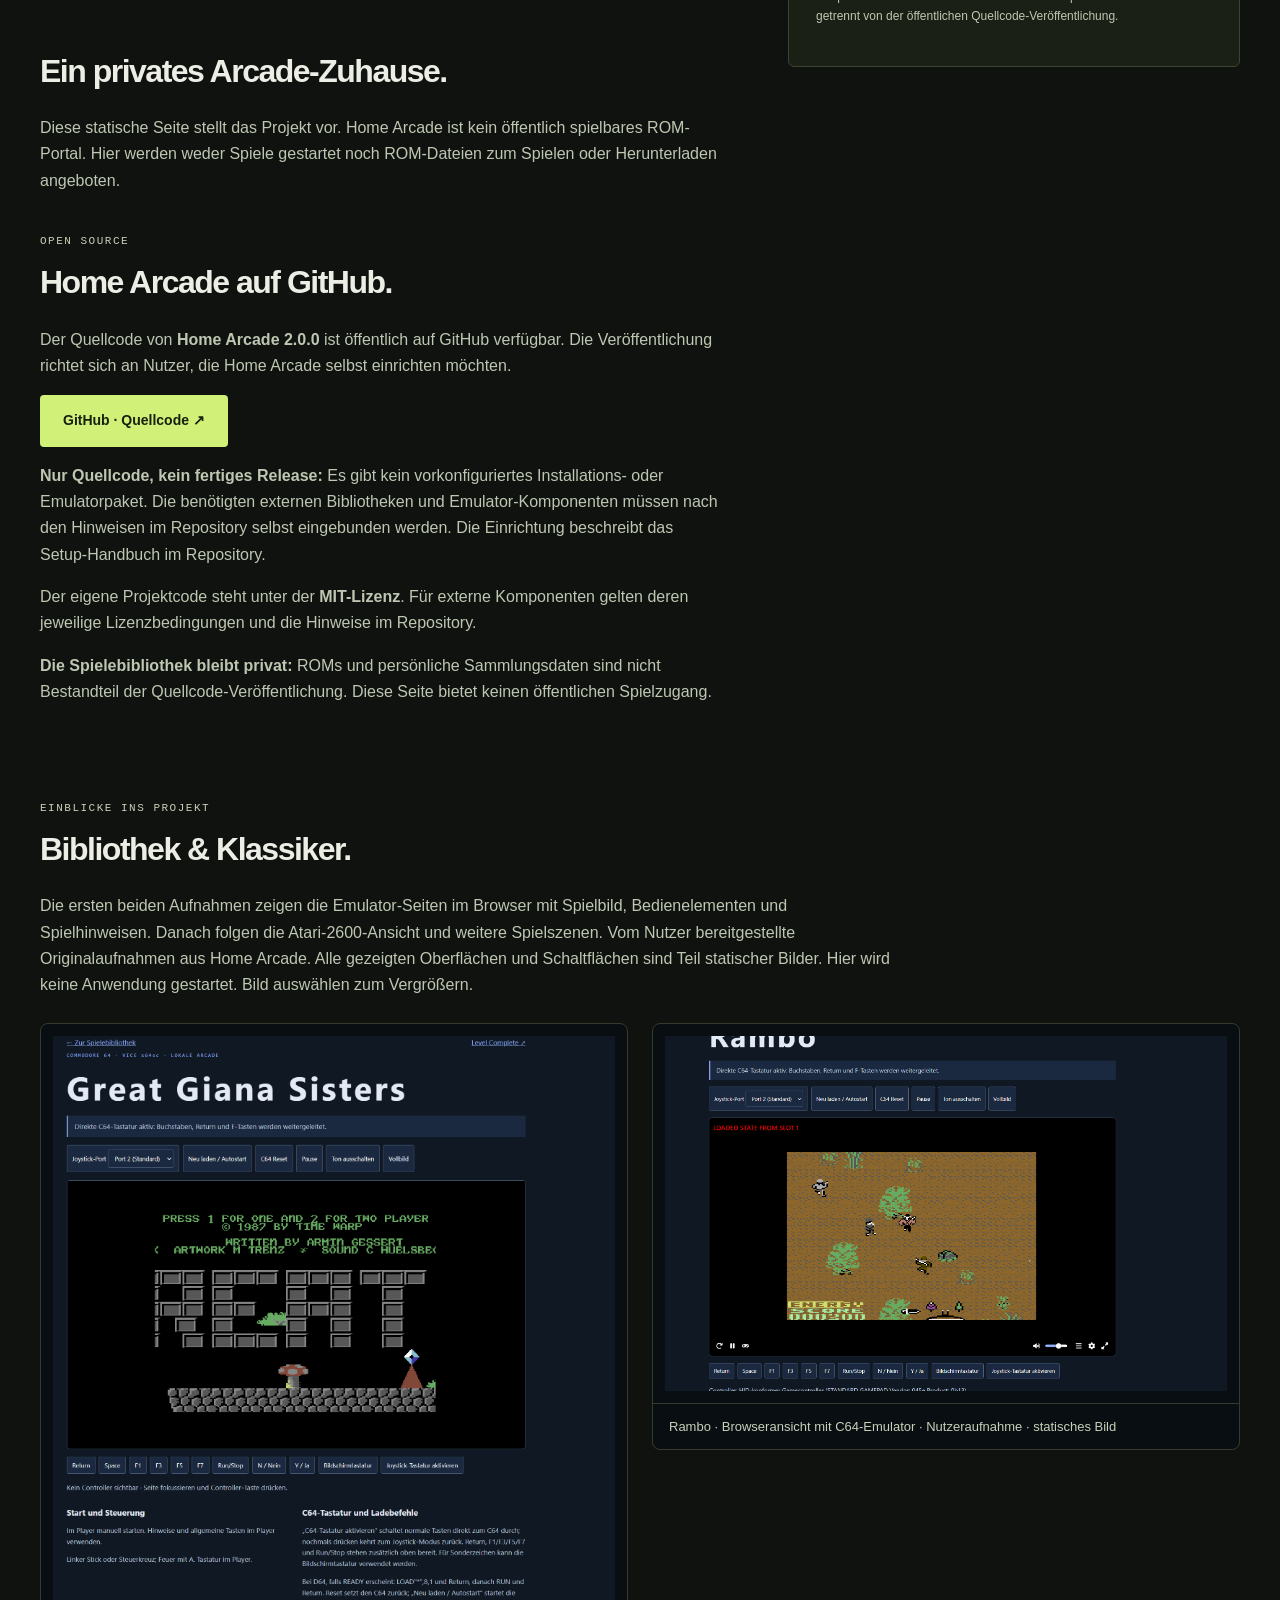
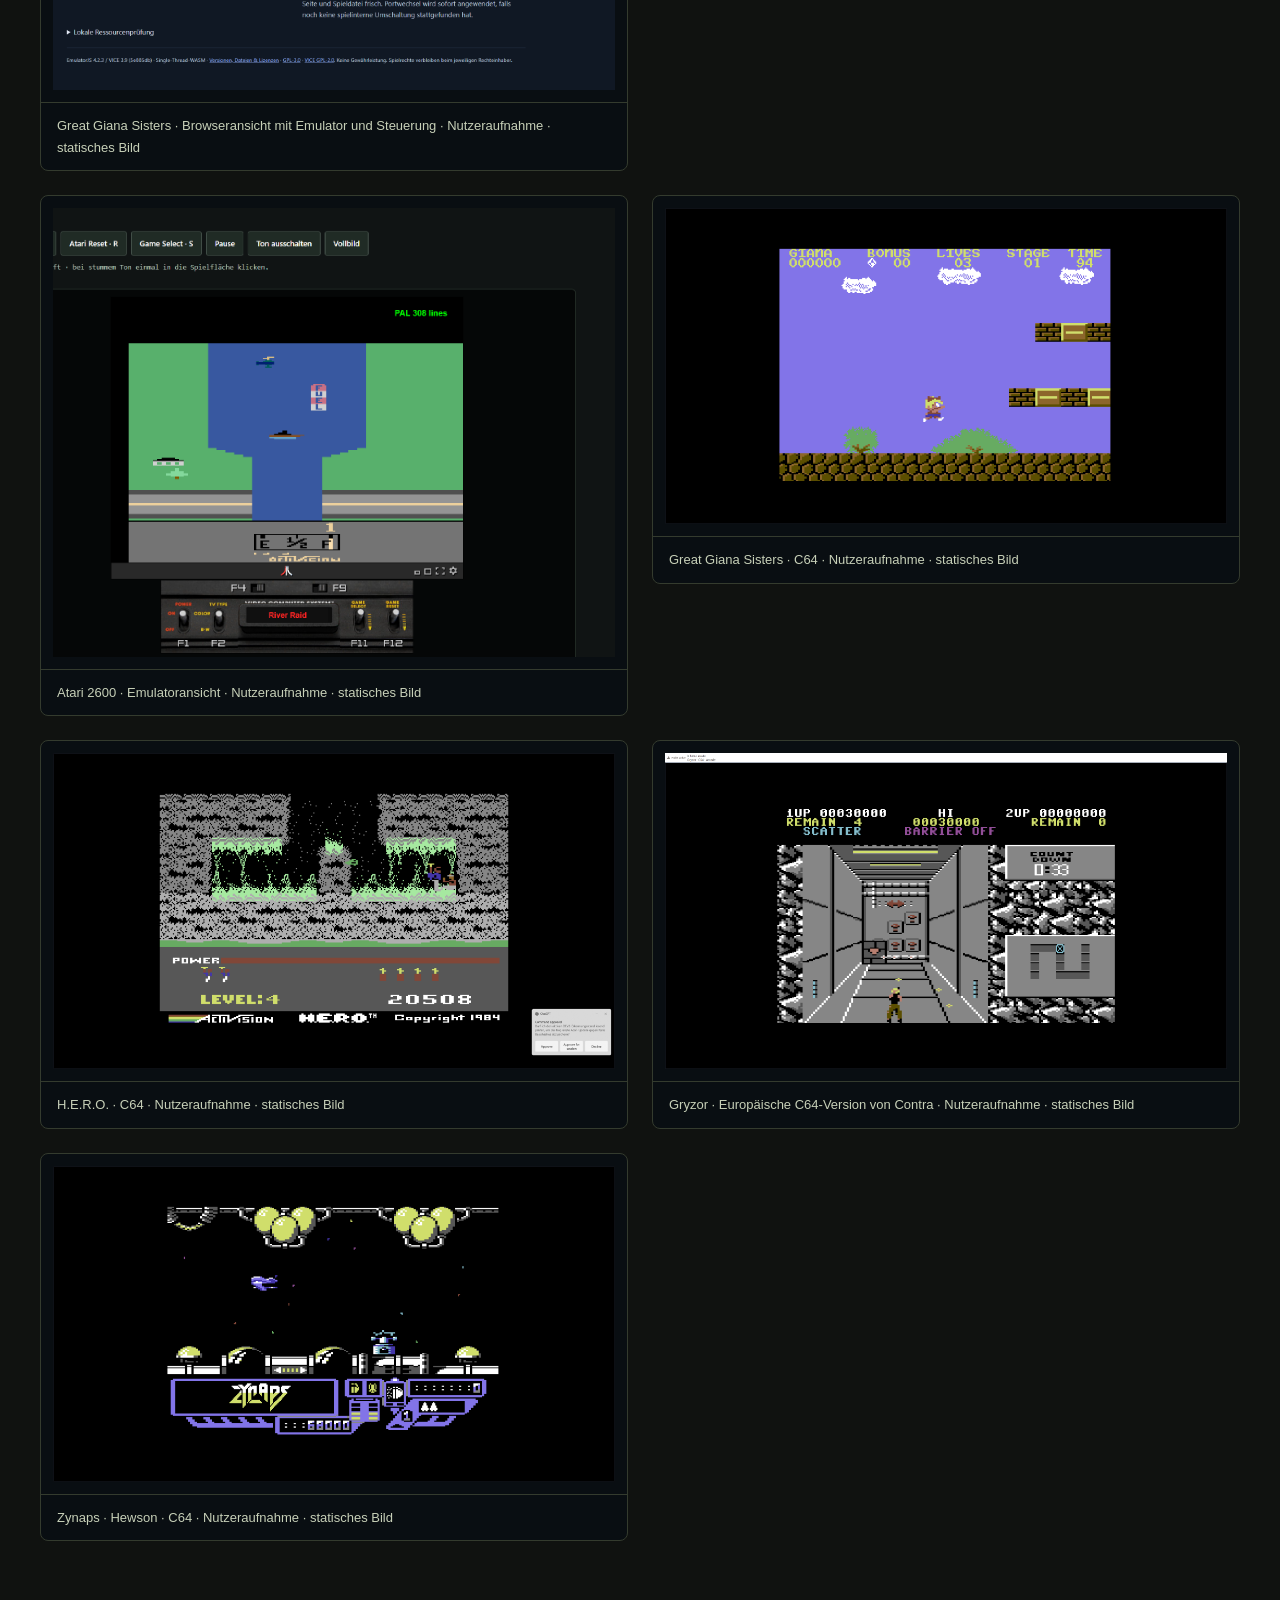
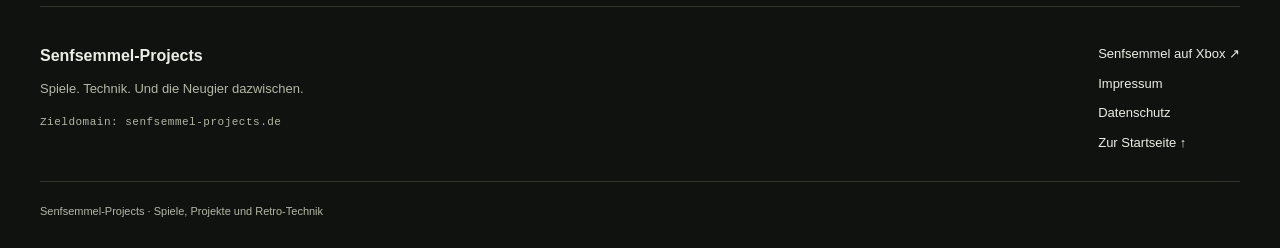
<file: public/projects/home-arcade.html>
<!doctype html><html lang="de"><head><meta charset="utf-8"><meta name="viewport" content="width=device-width,initial-scale=1"><meta name="description" content="Home Arcade: privates Browser-Retroprojekt für Atari 2600 und Commodore 64 mit Spielebibliothek und Controllerunterstützung."><title>Level Complete – Home Arcade · Senfsemmel-Projects</title><link rel="icon" type="image/png" href="../assets/senfsemmel-rekonstruktion.png"><link rel="stylesheet" href="../assets/site.css"></head><body><a class="skip" href="#main">Zum Inhalt</a><header><a class="brand" href="../index.html"><img class="brand-icon" src="../assets/senfsemmel-rekonstruktion.png" width="52" height="52" alt="Senfsemmel: goldbraune Semmel mit gelbem Senf in Pixel-Art"><span>Senfsemmel<span class="brand-sub">PROJECTS / SSP</span></span></a><nav aria-label="Hauptnavigation"><a href="../index.html#projekte">Projekte</a><a href="../index.html#idee">Die Idee</a><span class="local">PROJEKTE & SPIELTRIEB</span></nav></header><main id="main"><a class="back" href="../index.html#projekte">← Alle Projekte</a><section class="detail-hero"><div class="eyebrow">PROJEKT 05 / Retro · Browser · Privat</div><h1>Level Complete –<br>Home Arcade</h1><p class="lead">Retro spielen. Im eigenen Browser.</p><figure class="project-image hero-image"><a href="../assets/projects/home-arcade/bibliothek.png" aria-label="Home-Arcade-Bibliothek – Bild vergrößern"><img src="../assets/projects/home-arcade/bibliothek.png" width="2047" height="1057" alt="Home-Arcade-Bibliothek mit Suche, Plattformfiltern und Spielecovern" decoding="async" fetchpriority="high"></a><figcaption>Home-Arcade-Bibliothek · Nutzeraufnahme · statisches Bild</figcaption></figure></section><div class="detail-grid"><div><section><h2>Hinter dem Projekt.</h2><p>Home Arcade ist ein privates, lokal betriebenes Browser-Retroprojekt für Atari 2600 und Commodore 64. Eine Spielebibliothek und ein eigenes Emulator-Frontend bringen die Klassiker in eine gemeinsame Oberfläche.</p><p>Controllerunterstützung gehört zum Projekt und verbindet das Spielen im Browser mit dem vertrauten Konsolengefühl.</p></section><section><h2>Merkmale & Einblicke.</h2><ul class="features"><li>Atari 2600 und Commodore 64</li><li>Spielebibliothek für die lokale Sammlung</li><li>Eigenes Emulator-Frontend im Browser</li><li>Controllerunterstützung zum Spielen am Gamepad</li></ul></section><section><h2>Ein privates Arcade-Zuhause.</h2><p>Diese statische Seite stellt das Projekt vor. Home Arcade ist kein öffentlich spielbares ROM-Portal. Hier werden weder Spiele gestartet noch ROM-Dateien zum Spielen oder Herunterladen angeboten.</p></section><section><div class="eyebrow">OPEN SOURCE</div><h2>Home Arcade auf GitHub.</h2><p>Der Quellcode von <strong>Home Arcade 2.0.0</strong> ist öffentlich auf GitHub verfügbar. Die Veröffentlichung richtet sich an Nutzer, die Home Arcade selbst einrichten möchten.</p><p><a class="button" href="https://github.com/Senfsemmel1973/Home-Arcade" rel="noreferrer">GitHub · Quellcode ↗</a></p><p><strong>Nur Quellcode, kein fertiges Release:</strong> Es gibt kein vorkonfiguriertes Installations- oder Emulatorpaket. Die benötigten externen Bibliotheken und Emulator-Komponenten müssen nach den Hinweisen im Repository selbst eingebunden werden. Die Einrichtung beschreibt das Setup-Handbuch im Repository.</p><p>Der eigene Projektcode steht unter der <strong>MIT-Lizenz</strong>. Für externe Komponenten gelten deren jeweilige Lizenzbedingungen und die Hinweise im Repository.</p><p><strong>Die Spielebibliothek bleibt privat:</strong> ROMs und persönliche Sammlungsdaten sind nicht Bestandteil der Quellcode-Veröffentlichung. Diese Seite bietet keinen öffentlichen Spielzugang.</p></section></div><aside><div class="eyebrow">PROJEKT-FACTSHEET</div><dl><div><dt>Plattformen</dt><dd>Atari 2600 / Commodore 64</dd></div><div><dt>Oberfläche</dt><dd>Browser / eigenes Emulator-Frontend</dd></div><div><dt>Bedienung</dt><dd>Controllerunterstützung</dd></div><div><dt>Betrieb</dt><dd>Privat / lokal</dd></div></dl><h3>Veröffentlichungsstand</h3><p>Home Arcade 2.0.0: Der freigegebene Quellcode ist auf GitHub öffentlich verfügbar. Ein fertiges Release-Paket wird nicht angeboten; externe Bibliotheken müssen selbst eingebunden werden.</p><p class="source-note">Die private Home-Arcade-Installation und ihre Spielebibliothek bleiben getrennt von der öffentlichen Quellcode-Veröffentlichung.</p></aside></div><section class="screens"><div class="eyebrow">EINBLICKE INS PROJEKT</div><h2>Bibliothek & Klassiker.</h2><p class="image-notice">Die ersten beiden Aufnahmen zeigen die Emulator-Seiten im Browser mit Spielbild, Bedienelementen und Spielhinweisen. Danach folgen die Atari-2600-Ansicht und weitere Spielszenen. Vom Nutzer bereitgestellte Originalaufnahmen aus Home Arcade. Alle gezeigten Oberflächen und Schaltflächen sind Teil statischer Bilder. Hier wird keine Anwendung gestartet. Bild auswählen zum Vergrößern.</p><div class="project-gallery"><figure class="project-image"><a href="../assets/projects/home-arcade/giana-frontend.png" aria-label="Great Giana Sisters · Browseransicht mit Emulator und Steuerung – Bild vergrößern"><img src="../assets/projects/home-arcade/giana-frontend.png" width="1558" height="1815" alt="Great Giana Sisters im eigenen C64-Frontend mit Bedienelementen und Spielhinweisen" decoding="async" loading="lazy"></a><figcaption>Great Giana Sisters · Browseransicht mit Emulator und Steuerung · Nutzeraufnahme · statisches Bild</figcaption></figure><figure class="project-image"><a href="../assets/projects/home-arcade/rambo.png" aria-label="Rambo · Browseransicht mit C64-Emulator – Bild vergrößern"><img src="../assets/projects/home-arcade/rambo.png" width="1977" height="1249" alt="Rambo-Spielszene im C64-Frontend mit Bedienelementen" decoding="async" loading="lazy"></a><figcaption>Rambo · Browseransicht mit C64-Emulator · Nutzeraufnahme · statisches Bild</figcaption></figure><figure class="project-image"><a href="../assets/projects/home-arcade/atari-2600.png" aria-label="Atari 2600 · Emulatoransicht – Bild vergrößern"><img src="../assets/projects/home-arcade/atari-2600.png" width="1381" height="1102" alt="Atari-2600-Emulatoransicht mit Spielbild und virtuellen Konsolenschaltern" decoding="async" loading="lazy"></a><figcaption>Atari 2600 · Emulatoransicht · Nutzeraufnahme · statisches Bild</figcaption></figure><figure class="project-image"><a href="../assets/projects/home-arcade/giana-spiel.png" aria-label="Great Giana Sisters · C64 – Bild vergrößern"><img src="../assets/projects/home-arcade/giana-spiel.png" width="2048" height="1152" alt="Spielszene aus Great Giana Sisters mit violettem Himmel und Plattformen" decoding="async" loading="lazy"></a><figcaption>Great Giana Sisters · C64 · Nutzeraufnahme · statisches Bild</figcaption></figure><figure class="project-image"><a href="../assets/projects/home-arcade/hero.png" aria-label="H.E.R.O. · C64 – Bild vergrößern"><img src="../assets/projects/home-arcade/hero.png" width="2048" height="1152" alt="H.E.R.O.-Spielszene in einer Höhle mit Statusanzeige" decoding="async" loading="lazy"></a><figcaption>H.E.R.O. · C64 · Nutzeraufnahme · statisches Bild</figcaption></figure><figure class="project-image"><a href="../assets/projects/home-arcade/c64-korridor.png" aria-label="Gryzor · Europäische C64-Version von Contra – Bild vergrößern"><img src="../assets/projects/home-arcade/c64-korridor.png" width="2048" height="1152" alt="Gryzor, die europäische C64-Version von Contra: Spielszene mit futuristischem Korridor und Statusanzeige" decoding="async" loading="lazy"></a><figcaption>Gryzor · Europäische C64-Version von Contra · Nutzeraufnahme · statisches Bild</figcaption></figure><figure class="project-image"><a href="../assets/projects/home-arcade/c64-raumschiff.png" aria-label="Zynaps · Hewson · C64 – Bild vergrößern"><img src="../assets/projects/home-arcade/c64-raumschiff.png" width="2048" height="1152" alt="Zynaps von Hewson für den C64: Spielszene mit Raumschiff vor schwarzem Hintergrund" decoding="async" loading="lazy"></a><figcaption>Zynaps · Hewson · C64 · Nutzeraufnahme · statisches Bild</figcaption></figure></div></section></main><footer><div><strong>Senfsemmel-Projects</strong><p>Spiele. Technik. Und die Neugier dazwischen.</p><span class="domain">Zieldomain: senfsemmel-projects.de</span></div><div class="footer-links"><a href="https://www.xbox.com/de-DE/play/user/Senfsemmel" rel="noreferrer" aria-label="Senfsemmel auf Xbox (extern, Internet erforderlich)">Senfsemmel auf Xbox ↗</a><a href="../impressum.html">Impressum</a><a href="../datenschutz.html">Datenschutz</a><a href="../index.html">Zur Startseite ↑</a></div><p class="footnote">Senfsemmel-Projects · Spiele, Projekte und Retro-Technik</p></footer></body></html>
</file>
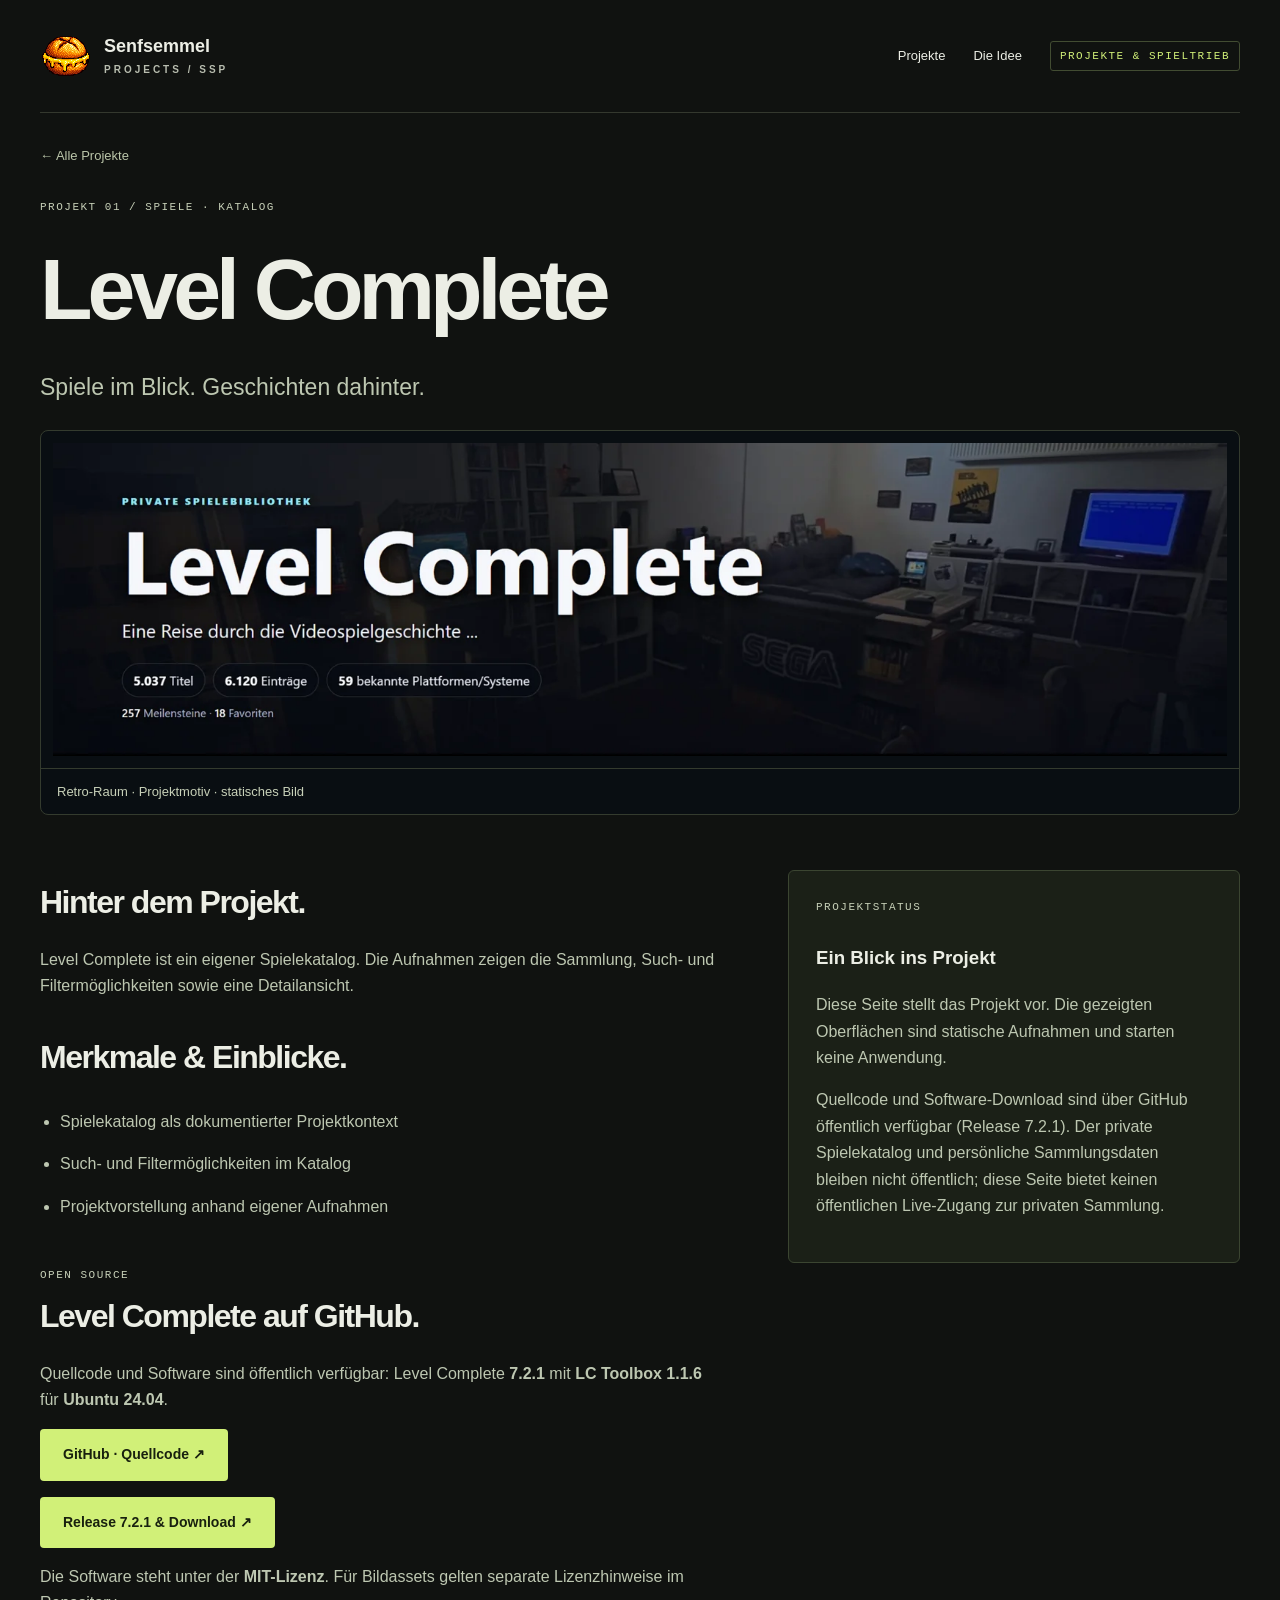
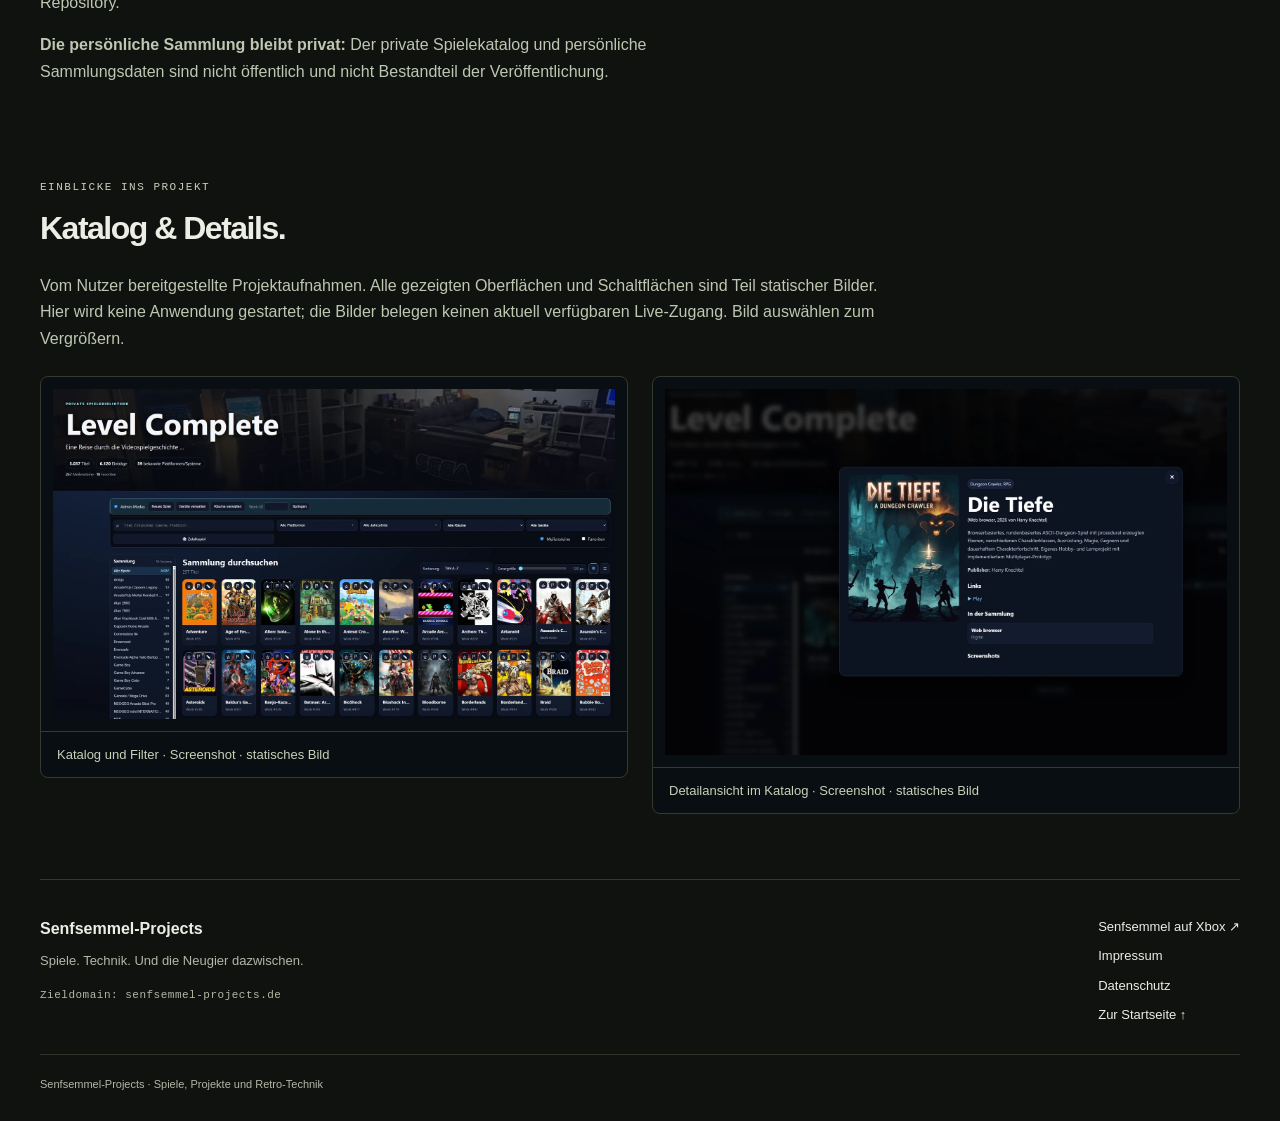
<file: public/projects/level-complete.html>
<!doctype html><html lang="de"><head><meta charset="utf-8"><meta name="viewport" content="width=device-width,initial-scale=1"><meta name="description" content="Senfsemmel-Projects: Spiele, Projekte und Retro-Hardware."><title>Level Complete · Senfsemmel-Projects</title><link rel="icon" type="image/png" href="../assets/senfsemmel-rekonstruktion.png"><link rel="stylesheet" href="../assets/site.css"></head><body><a class="skip" href="#main">Zum Inhalt</a><header><a class="brand" href="../index.html"><img class="brand-icon" src="../assets/senfsemmel-rekonstruktion.png" width="52" height="52" alt="Senfsemmel: goldbraune Semmel mit gelbem Senf in Pixel-Art"><span>Senfsemmel<span class="brand-sub">PROJECTS / SSP</span></span></a><nav aria-label="Hauptnavigation"><a href="../index.html#projekte">Projekte</a><a href="../index.html#idee">Die Idee</a><span class="local">PROJEKTE & SPIELTRIEB</span></nav></header><main id="main"><a class="back" href="../index.html#projekte">← Alle Projekte</a><section class="detail-hero"><div class="eyebrow">PROJEKT 01 / Spiele · Katalog</div><h1>Level Complete</h1><p class="lead">Spiele im Blick. Geschichten dahinter.</p><figure class="project-image hero-image"><a href="../assets/projects/lc-header-1600.webp" aria-label="Retro-Raum · Projektmotiv – Bild vergrößern"><img src="../assets/projects/lc-header-1600.webp" srcset="../assets/projects/lc-header-480.webp 480w, ../assets/projects/lc-header-960.webp 960w, ../assets/projects/lc-header-1600.webp 1600w" sizes="(max-width: 760px) calc(100vw - 36px), 1120px" width="1600" height="427" alt="Retro-Raum mit Röhrenmonitoren hinter dem Schriftzug Level Complete" decoding="async" fetchpriority="high"></a><figcaption>Retro-Raum · Projektmotiv · statisches Bild</figcaption></figure></section><div class="detail-grid"><div><section><h2>Hinter dem Projekt.</h2><p>Level Complete ist ein eigener Spielekatalog. Die Aufnahmen zeigen die Sammlung, Such- und Filtermöglichkeiten sowie eine Detailansicht.</p></section><section><h2>Merkmale & Einblicke.</h2><ul class="features"><li>Spielekatalog als dokumentierter Projektkontext</li><li>Such- und Filtermöglichkeiten im Katalog</li><li>Projektvorstellung anhand eigener Aufnahmen</li></ul></section><section aria-labelledby="github-title"><div class="eyebrow">OPEN SOURCE</div><h2 id="github-title">Level Complete auf GitHub.</h2><p>Quellcode und Software sind öffentlich verfügbar: Level Complete <strong>7.2.1</strong> mit <strong>LC Toolbox 1.1.6</strong> für <strong>Ubuntu 24.04</strong>.</p><p><a class="button" href="https://github.com/Senfsemmel1973/Level-Complete" rel="noreferrer">GitHub · Quellcode ↗</a></p><p><a class="button" href="https://github.com/Senfsemmel1973/Level-Complete/releases/tag/v7.2.1" rel="noreferrer">Release 7.2.1 &amp; Download ↗</a></p><p>Die Software steht unter der <strong>MIT-Lizenz</strong>. Für Bildassets gelten separate Lizenzhinweise im Repository.</p><p><strong>Die persönliche Sammlung bleibt privat:</strong> Der private Spielekatalog und persönliche Sammlungsdaten sind nicht öffentlich und nicht Bestandteil der Veröffentlichung.</p></section></div><aside><div class="eyebrow">PROJEKTSTATUS</div><h3>Ein Blick ins Projekt</h3><p>Diese Seite stellt das Projekt vor. Die gezeigten Oberflächen sind statische Aufnahmen und starten keine Anwendung.</p><p>Quellcode und Software-Download sind über GitHub öffentlich verfügbar (Release 7.2.1). Der private Spielekatalog und persönliche Sammlungsdaten bleiben nicht öffentlich; diese Seite bietet keinen öffentlichen Live-Zugang zur privaten Sammlung.</p></aside></div><section class="screens"><div class="eyebrow">EINBLICKE INS PROJEKT</div><h2>Katalog & Details.</h2><p class="image-notice">Vom Nutzer bereitgestellte Projektaufnahmen. Alle gezeigten Oberflächen und Schaltflächen sind Teil statischer Bilder. Hier wird keine Anwendung gestartet; die Bilder belegen keinen aktuell verfügbaren Live-Zugang. Bild auswählen zum Vergrößern.</p><div class="project-gallery"><figure class="project-image"><a href="../assets/projects/lc-catalog-1600.webp" aria-label="Katalog und Filter · Screenshot – Bild vergrößern"><img src="../assets/projects/lc-catalog-1600.webp" srcset="../assets/projects/lc-catalog-480.webp 480w, ../assets/projects/lc-catalog-960.webp 960w, ../assets/projects/lc-catalog-1600.webp 1600w" sizes="(max-width: 760px) calc(100vw - 36px), 1120px" width="1600" height="939" alt="Level-Complete-Katalog mit Such- und Filterleiste und einem Raster aus Spielecovern" decoding="async" loading="lazy"></a><figcaption>Katalog und Filter · Screenshot · statisches Bild</figcaption></figure><figure class="project-image"><a href="../assets/projects/lc-detail-1600.webp" aria-label="Detailansicht im Katalog · Screenshot – Bild vergrößern"><img src="../assets/projects/lc-detail-1600.webp" srcset="../assets/projects/lc-detail-480.webp 480w, ../assets/projects/lc-detail-960.webp 960w, ../assets/projects/lc-detail-1600.webp 1600w" sizes="(max-width: 760px) calc(100vw - 36px), 1120px" width="1600" height="1041" alt="Detailfenster für Die Tiefe im Level-Complete-Katalog mit Cover und Projektbeschreibung" decoding="async" loading="lazy"></a><figcaption>Detailansicht im Katalog · Screenshot · statisches Bild</figcaption></figure></div></section></main><footer><div><strong>Senfsemmel-Projects</strong><p>Spiele. Technik. Und die Neugier dazwischen.</p><span class="domain">Zieldomain: senfsemmel-projects.de</span></div><div class="footer-links"><a href="https://www.xbox.com/de-DE/play/user/Senfsemmel" rel="noreferrer" aria-label="Senfsemmel auf Xbox (extern, Internet erforderlich)">Senfsemmel auf Xbox ↗</a><a href="../impressum.html">Impressum</a><a href="../datenschutz.html">Datenschutz</a><a href="../index.html">Zur Startseite ↑</a></div><p class="footnote">Senfsemmel-Projects · Spiele, Projekte und Retro-Technik</p></footer></body></html>
</file>
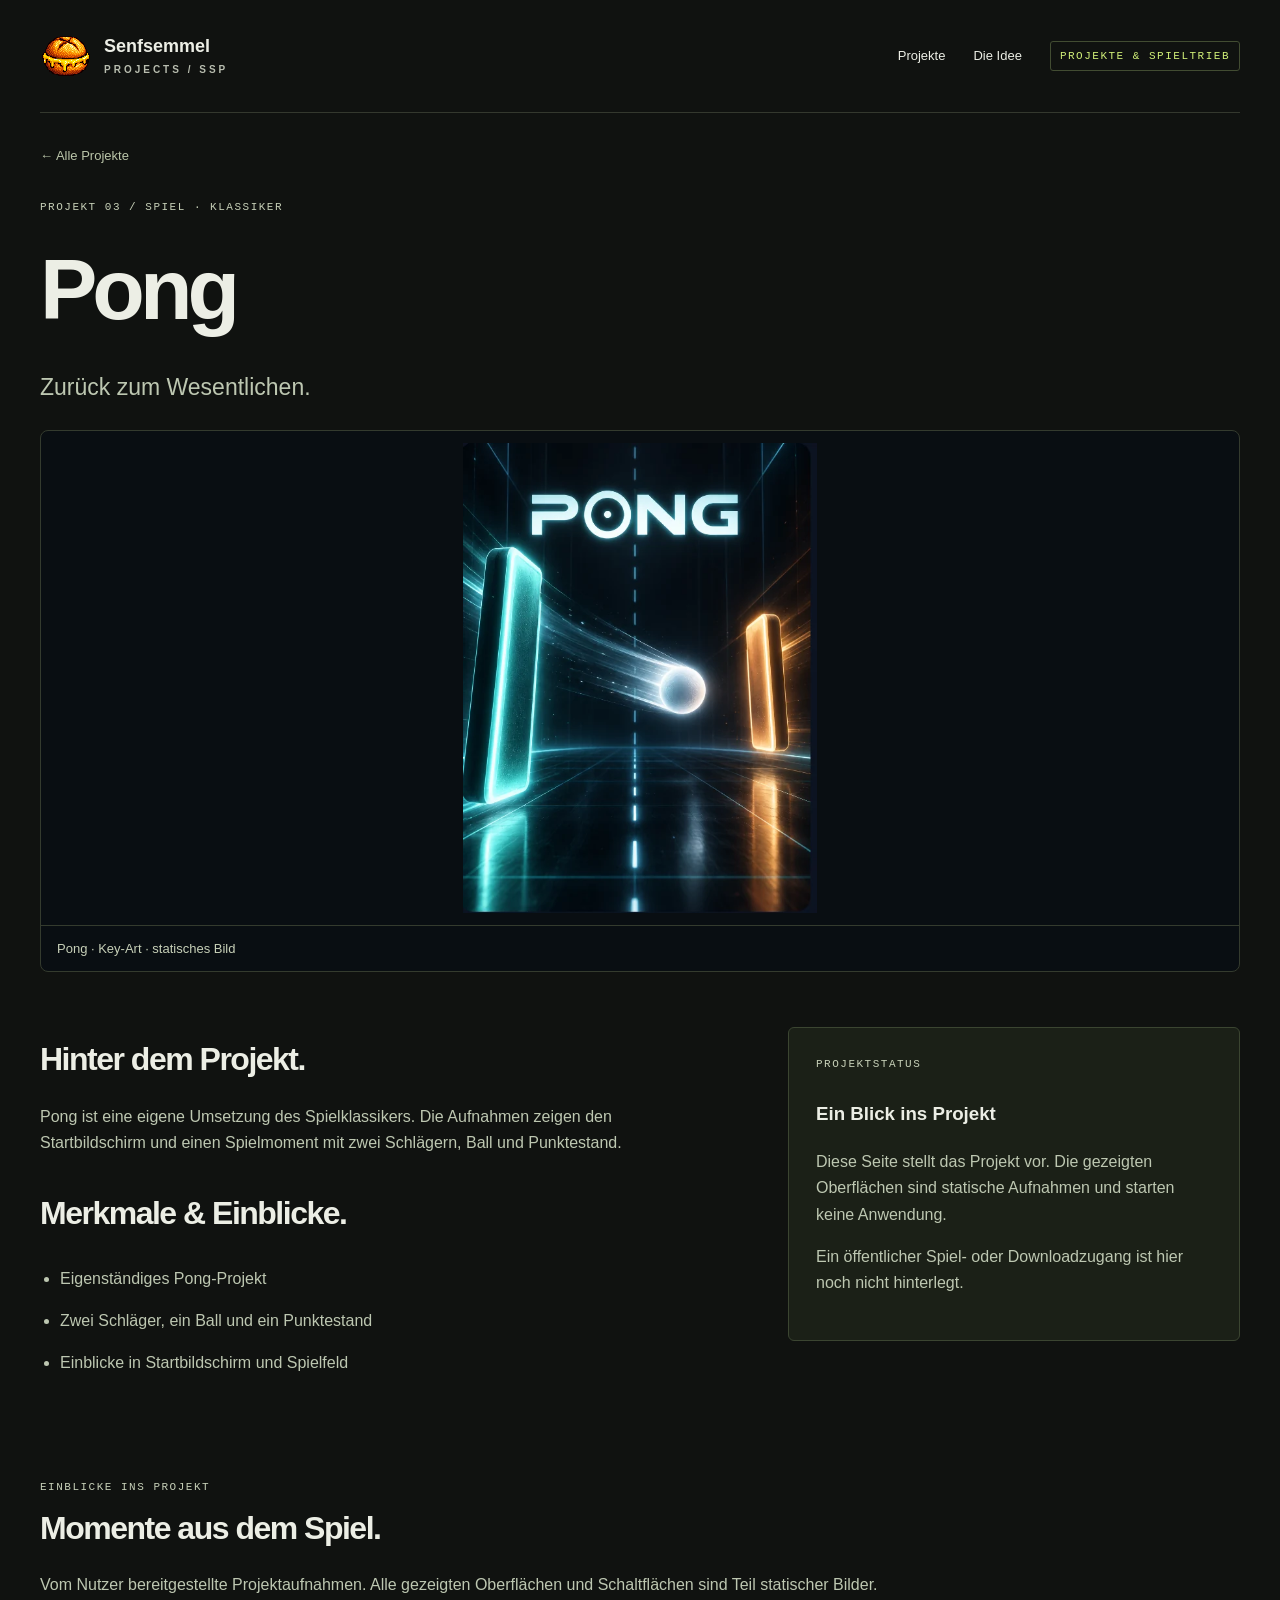
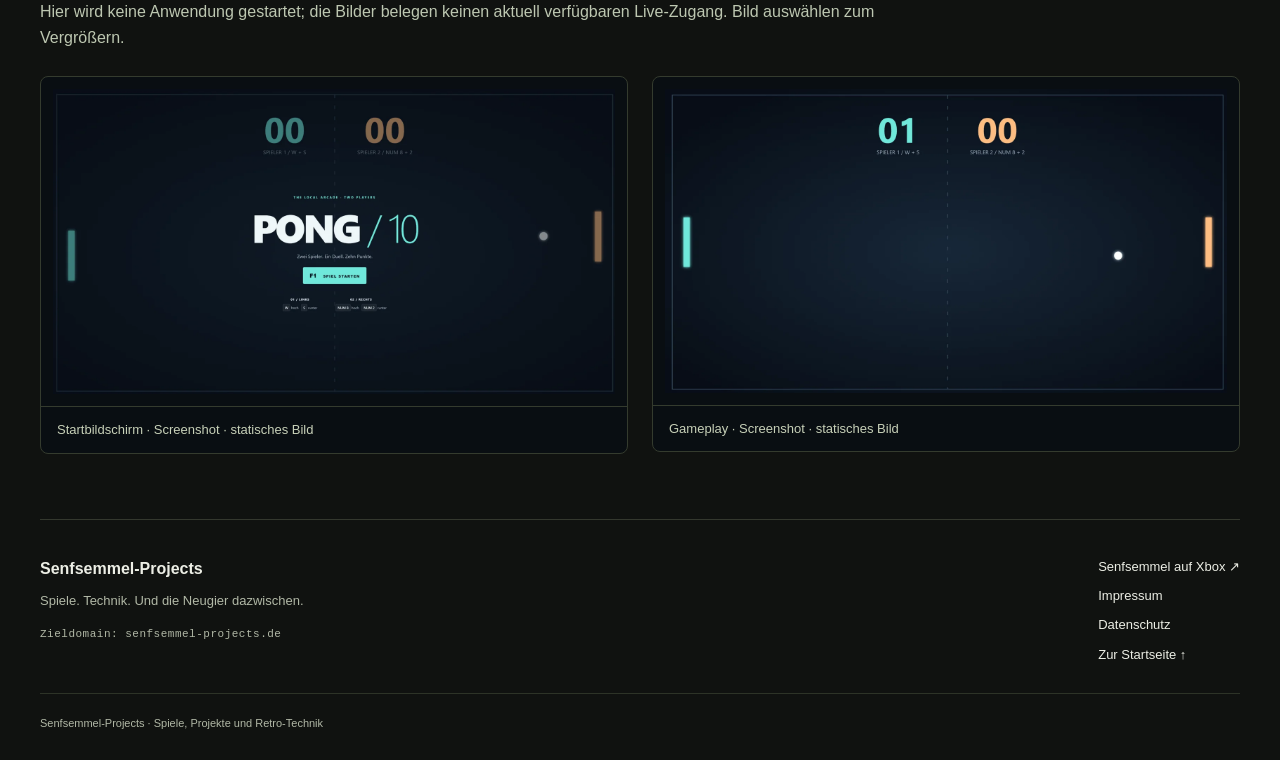
<file: public/projects/pong.html>
<!doctype html><html lang="de"><head><meta charset="utf-8"><meta name="viewport" content="width=device-width,initial-scale=1"><meta name="description" content="Senfsemmel-Projects: Spiele, Projekte und Retro-Hardware."><title>Pong · Senfsemmel-Projects</title><link rel="icon" type="image/png" href="../assets/senfsemmel-rekonstruktion.png"><link rel="stylesheet" href="../assets/site.css"></head><body><a class="skip" href="#main">Zum Inhalt</a><header><a class="brand" href="../index.html"><img class="brand-icon" src="../assets/senfsemmel-rekonstruktion.png" width="52" height="52" alt="Senfsemmel: goldbraune Semmel mit gelbem Senf in Pixel-Art"><span>Senfsemmel<span class="brand-sub">PROJECTS / SSP</span></span></a><nav aria-label="Hauptnavigation"><a href="../index.html#projekte">Projekte</a><a href="../index.html#idee">Die Idee</a><span class="local">PROJEKTE & SPIELTRIEB</span></nav></header><main id="main"><a class="back" href="../index.html#projekte">← Alle Projekte</a><section class="detail-hero"><div class="eyebrow">PROJEKT 03 / Spiel · Klassiker</div><h1>Pong</h1><p class="lead">Zurück zum Wesentlichen.</p><figure class="project-image hero-image"><a href="../assets/projects/pong-art-544.webp" aria-label="Pong · Key-Art – Bild vergrößern"><img src="../assets/projects/pong-art-544.webp" srcset="../assets/projects/pong-art-480.webp 480w, ../assets/projects/pong-art-544.webp 544w" sizes="(max-width: 760px) calc(100vw - 36px), 1120px" width="544" height="721" alt="Pong-Key-Art mit leuchtendem Ball zwischen einem türkisen und einem orangefarbenen Schläger" decoding="async" fetchpriority="high"></a><figcaption>Pong · Key-Art · statisches Bild</figcaption></figure></section><div class="detail-grid"><div><section><h2>Hinter dem Projekt.</h2><p>Pong ist eine eigene Umsetzung des Spielklassikers. Die Aufnahmen zeigen den Startbildschirm und einen Spielmoment mit zwei Schlägern, Ball und Punktestand.</p></section><section><h2>Merkmale & Einblicke.</h2><ul class="features"><li>Eigenständiges Pong-Projekt</li><li>Zwei Schläger, ein Ball und ein Punktestand</li><li>Einblicke in Startbildschirm und Spielfeld</li></ul></section></div><aside><div class="eyebrow">PROJEKTSTATUS</div><h3>Ein Blick ins Projekt</h3><p>Diese Seite stellt das Projekt vor. Die gezeigten Oberflächen sind statische Aufnahmen und starten keine Anwendung.</p><p>Ein öffentlicher Spiel- oder Downloadzugang ist hier noch nicht hinterlegt.</p></aside></div><section class="screens"><div class="eyebrow">EINBLICKE INS PROJEKT</div><h2>Momente aus dem Spiel.</h2><p class="image-notice">Vom Nutzer bereitgestellte Projektaufnahmen. Alle gezeigten Oberflächen und Schaltflächen sind Teil statischer Bilder. Hier wird keine Anwendung gestartet; die Bilder belegen keinen aktuell verfügbaren Live-Zugang. Bild auswählen zum Vergrößern.</p><div class="project-gallery"><figure class="project-image"><a href="../assets/projects/pong-start-1600.webp" aria-label="Startbildschirm · Screenshot – Bild vergrößern"><img src="../assets/projects/pong-start-1600.webp" srcset="../assets/projects/pong-start-480.webp 480w, ../assets/projects/pong-start-960.webp 960w, ../assets/projects/pong-start-1600.webp 1600w" sizes="(max-width: 760px) calc(100vw - 36px), 1120px" width="1600" height="870" alt="Pong-Startbildschirm mit Titel PONG / 10 und Startschaltfläche vor dem Spielfeld" decoding="async" loading="lazy"></a><figcaption>Startbildschirm · Screenshot · statisches Bild</figcaption></figure><figure class="project-image"><a href="../assets/projects/pong-game-1600.webp" aria-label="Gameplay · Screenshot – Bild vergrößern"><img src="../assets/projects/pong-game-1600.webp" srcset="../assets/projects/pong-game-480.webp 480w, ../assets/projects/pong-game-960.webp 960w, ../assets/projects/pong-game-1600.webp 1600w" sizes="(max-width: 760px) calc(100vw - 36px), 1120px" width="1600" height="866" alt="Pong-Spielfeld mit zwei Schlägern, Ball und Spielstand 01 zu 00" decoding="async" loading="lazy"></a><figcaption>Gameplay · Screenshot · statisches Bild</figcaption></figure></div></section></main><footer><div><strong>Senfsemmel-Projects</strong><p>Spiele. Technik. Und die Neugier dazwischen.</p><span class="domain">Zieldomain: senfsemmel-projects.de</span></div><div class="footer-links"><a href="https://www.xbox.com/de-DE/play/user/Senfsemmel" rel="noreferrer" aria-label="Senfsemmel auf Xbox (extern, Internet erforderlich)">Senfsemmel auf Xbox ↗</a><a href="../impressum.html">Impressum</a><a href="../datenschutz.html">Datenschutz</a><a href="../index.html">Zur Startseite ↑</a></div><p class="footnote">Senfsemmel-Projects · Spiele, Projekte und Retro-Technik</p></footer></body></html>
</file>
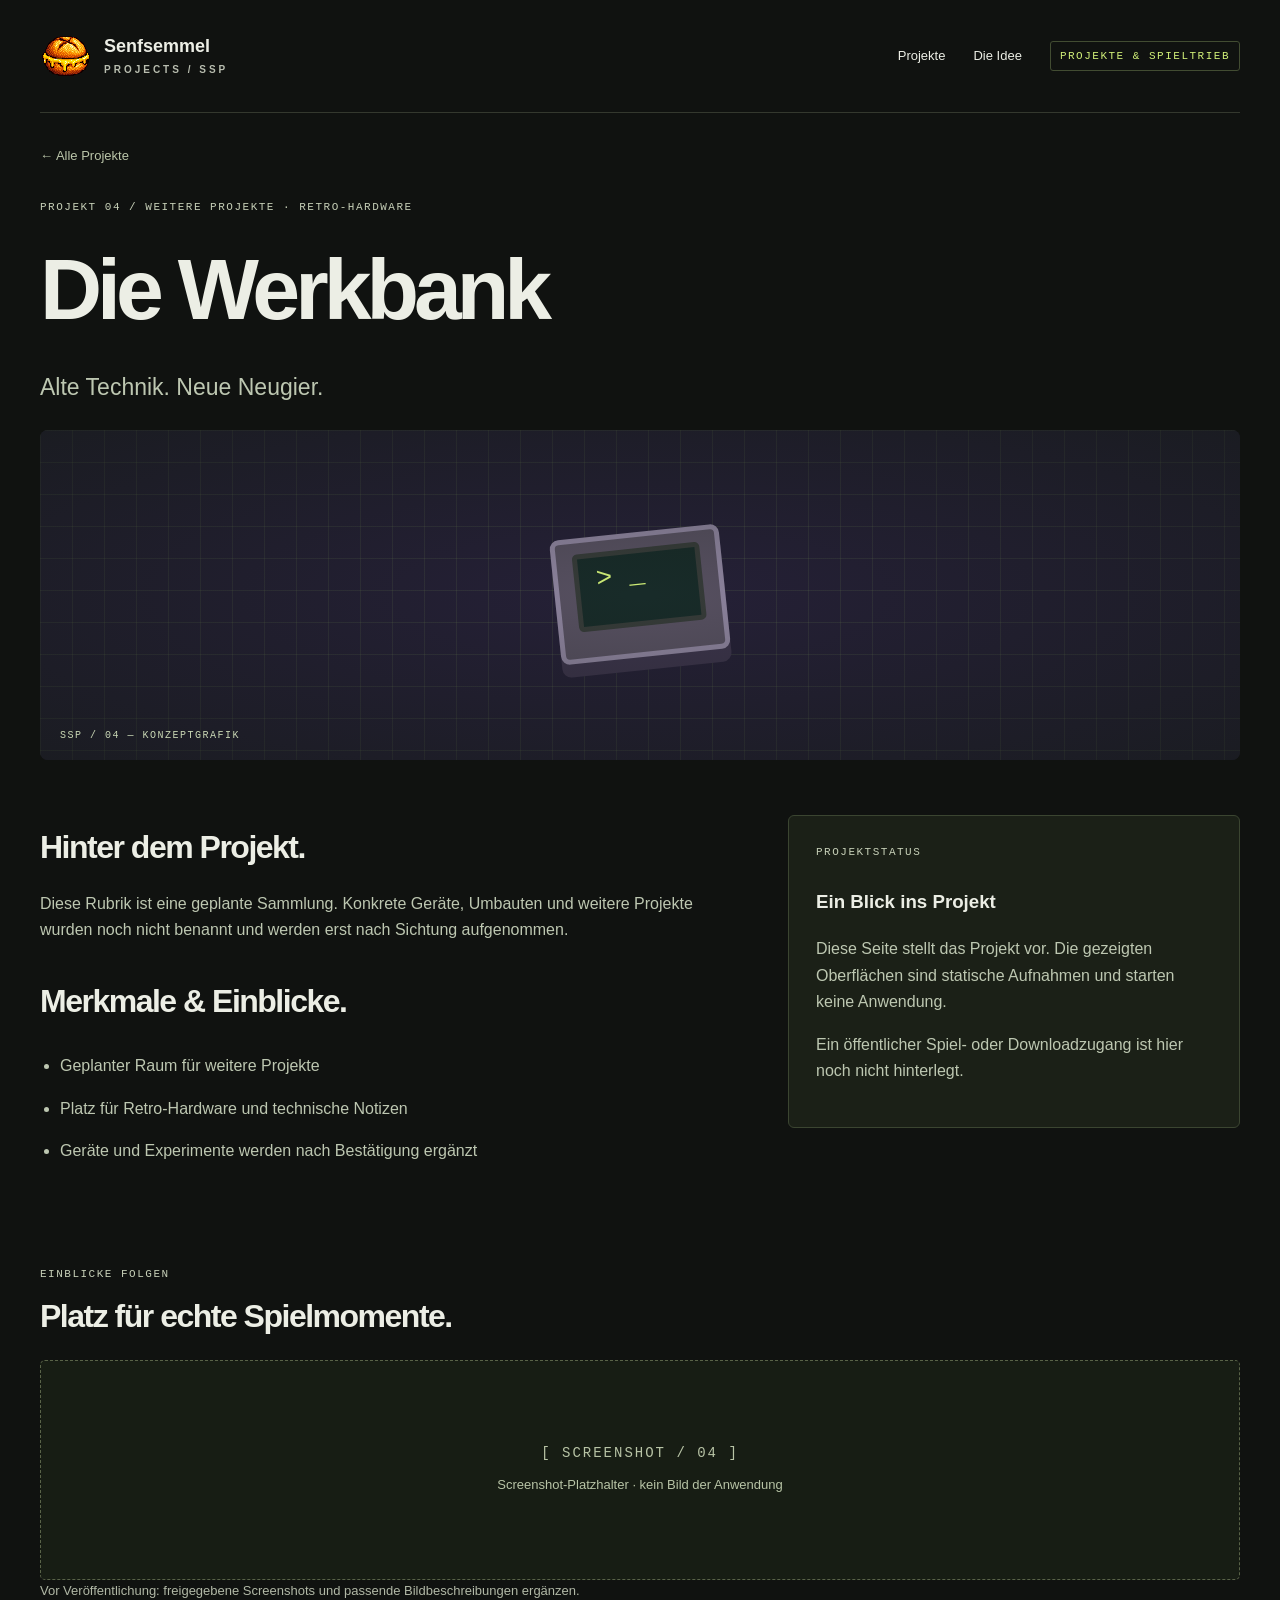
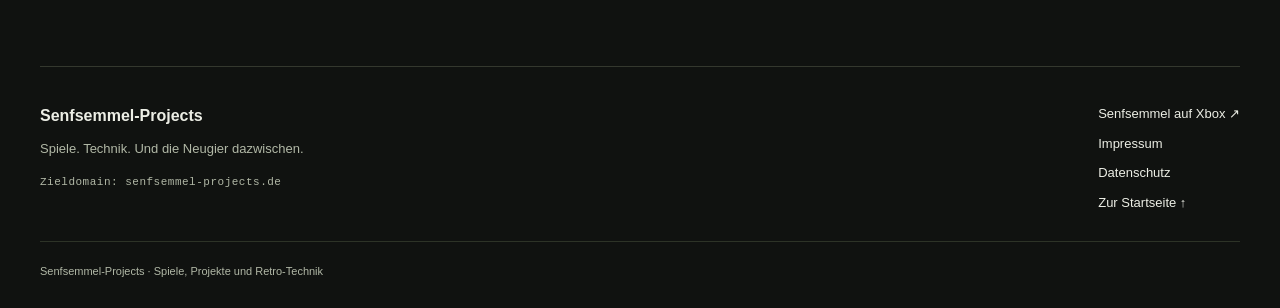
<file: public/projects/werkbank.html>
<!doctype html><html lang="de"><head><meta charset="utf-8"><meta name="viewport" content="width=device-width,initial-scale=1"><meta name="description" content="Senfsemmel-Projects: Spiele, Projekte und Retro-Hardware."><title>Die Werkbank · Senfsemmel-Projects</title><link rel="icon" type="image/png" href="../assets/senfsemmel-rekonstruktion.png"><link rel="stylesheet" href="../assets/site.css"></head><body><a class="skip" href="#main">Zum Inhalt</a><header><a class="brand" href="../index.html"><img class="brand-icon" src="../assets/senfsemmel-rekonstruktion.png" width="52" height="52" alt="Senfsemmel: goldbraune Semmel mit gelbem Senf in Pixel-Art"><span>Senfsemmel<span class="brand-sub">PROJECTS / SSP</span></span></a><nav aria-label="Hauptnavigation"><a href="../index.html#projekte">Projekte</a><a href="../index.html#idee">Die Idee</a><span class="local">PROJEKTE & SPIELTRIEB</span></nav></header><main id="main"><a class="back" href="../index.html#projekte">← Alle Projekte</a><section class="detail-hero"><div class="eyebrow">PROJEKT 04 / Weitere Projekte · Retro-Hardware</div><h1>Die Werkbank</h1><p class="lead">Alte Technik. Neue Neugier.</p><div class="art hardware" role="img" aria-label="Abstrakte Illustration für Die Werkbank; kein echter Screenshot"><span class="shape"></span><span class="art-label">SSP / 04 — KONZEPTGRAFIK</span></div></section><div class="detail-grid"><div><section><h2>Hinter dem Projekt.</h2><p>Diese Rubrik ist eine geplante Sammlung. Konkrete Geräte, Umbauten und weitere Projekte wurden noch nicht benannt und werden erst nach Sichtung aufgenommen.</p></section><section><h2>Merkmale & Einblicke.</h2><ul class="features"><li>Geplanter Raum für weitere Projekte</li><li>Platz für Retro-Hardware und technische Notizen</li><li>Geräte und Experimente werden nach Bestätigung ergänzt</li></ul></section></div><aside><div class="eyebrow">PROJEKTSTATUS</div><h3>Ein Blick ins Projekt</h3><p>Diese Seite stellt das Projekt vor. Die gezeigten Oberflächen sind statische Aufnahmen und starten keine Anwendung.</p><p>Ein öffentlicher Spiel- oder Downloadzugang ist hier noch nicht hinterlegt.</p></aside></div><section class="screens"><div class="eyebrow">EINBLICKE FOLGEN</div><h2>Platz für echte Spielmomente.</h2><div class="placeholder"><span>[ SCREENSHOT / 04 ]</span><p>Screenshot-Platzhalter · kein Bild der Anwendung</p></div><p class="muted">Vor Veröffentlichung: freigegebene Screenshots und passende Bildbeschreibungen ergänzen.</p></section></main><footer><div><strong>Senfsemmel-Projects</strong><p>Spiele. Technik. Und die Neugier dazwischen.</p><span class="domain">Zieldomain: senfsemmel-projects.de</span></div><div class="footer-links"><a href="https://www.xbox.com/de-DE/play/user/Senfsemmel" rel="noreferrer" aria-label="Senfsemmel auf Xbox (extern, Internet erforderlich)">Senfsemmel auf Xbox ↗</a><a href="../impressum.html">Impressum</a><a href="../datenschutz.html">Datenschutz</a><a href="../index.html">Zur Startseite ↑</a></div><p class="footnote">Senfsemmel-Projects · Spiele, Projekte und Retro-Technik</p></footer></body></html>
</file>
<file: public/assets/site.css>
*{box-sizing:border-box}html{scroll-behavior:smooth;scroll-padding-top:25px}body{margin:0;background:#101210;color:#eceee5;font-family:Segoe UI,Arial,sans-serif;line-height:1.65}a{color:inherit;text-decoration:none}a:focus-visible{outline:3px solid #d1f078;outline-offset:6px}header,main,footer{width:min(1200px,calc(100% - 80px));margin:auto}header{display:flex;align-items:center;justify-content:space-between;padding:30px 0;border-bottom:1px solid #34382e;gap:24px}.brand{display:flex;align-items:center;gap:12px;font-size:18px;font-weight:650;line-height:1.2}.brand-sub{display:block;font-size:10px;letter-spacing:3px;margin-top:6px;color:#b8bdaf}.mark{display:grid;place-content:center;border:1px solid #d1f078;border-radius:9px;width:44px;height:44px;color:#d1f078;font-size:28px;position:relative}.mark span{position:absolute;right:3px;bottom:-1px;font-size:20px}nav{display:flex;align-items:center;gap:28px;font-size:13px}.local,.eyebrow,.art-label,.domain,.hero-index{font-family:Consolas,monospace;letter-spacing:1.5px;font-size:11px}.local{color:#d1f078;border:1px solid #424c32;padding:5px 9px;border-radius:3px}.hero{padding:80px 0 35px;position:relative}.eyebrow{color:#c7d0b8;text-transform:uppercase}h1,h2,h3,p{margin-top:0}h1{font-size:clamp(50px,7.6vw,100px);line-height:1.06;letter-spacing:-5px;font-weight:550;margin:27px 0 34px}em{font-style:normal;color:#d1f078}h2{font-size:clamp(30px,4vw,47px);letter-spacing:-1.5px;line-height:1.2;margin:13px 0 25px;font-weight:550}.hero-bottom{display:flex;justify-content:space-between;align-items:center;gap:40px}.hero-bottom p{max-width:510px;color:#b6bcad;font-size:17px}.button{display:inline-flex;align-items:center;justify-content:space-between;gap:35px;background:#d1f078;color:#18200e;padding:14px 23px;border-radius:4px;font-size:14px;font-weight:650}.hero-index{text-align:right;color:#919a85;margin-top:48px;padding-bottom:24px;border-bottom:1px solid #34382e}.section-heading{display:flex;align-items:end;justify-content:space-between;gap:20px;margin:48px 0 25px}.section-heading h2{margin-bottom:0}.muted{color:#b1b8a6;font-size:13px}.grid{display:grid;grid-template-columns:1fr 1fr;gap:26px}.card{background:#191d17;border:1px solid #343b2e;border-radius:9px;overflow:hidden;transition:transform .2s,border-color .2s}.card:hover{transform:translateY(-4px);border-color:#8caa58}.card-body{padding:26px}.card h3{display:flex;justify-content:space-between;font-size:28px;letter-spacing:-.7px;margin:8px 0 12px;font-weight:550}.card h3 span{color:#d1f078;font-size:23px}.card p{color:#b9c1af;font-size:14px;max-width:460px}.card-link{display:flex;justify-content:space-between;border-top:1px solid #343b2e;margin-top:25px;padding-top:16px;font-size:13px;color:#d1f078}.art{height:255px;position:relative;display:grid;place-items:center;overflow:hidden;background-color:#20291c;background-image:linear-gradient(#8daa6120 1px,transparent 1px),linear-gradient(90deg,#8daa6120 1px,transparent 1px);background-size:32px 32px}.art:after{content:'';position:absolute;inset:0;background:radial-gradient(ellipse at center,transparent,#10180d80)}.art-label{position:absolute;bottom:15px;left:20px;color:#c9d7b5;z-index:2;font-size:10px}.shape{display:block;position:relative}.catalog .shape{width:160px;height:115px;border:2px solid #bfd494;border-radius:12px;transform:rotate(-9deg);box-shadow:12px 13px 0 #455533,24px 26px 0 #2e3d24;background:#29381e}.catalog .shape:before{content:'LC';position:absolute;inset:10px 20px;font:64px Consolas,monospace;color:#d1f078}.depth{background-color:#10282a;background-image:repeating-radial-gradient(ellipse at 50% -20%,transparent 0 27px,#67a39d44 28px 29px,transparent 30px 53px)}.depth .shape{width:80px;height:110px;border:1px solid #8ac0b6;transform:rotate(45deg);box-shadow:0 0 70px #73bb8a45}.pong{background-color:#29241a}.pong .shape{width:240px;height:130px;border-left:7px solid #e8ce85;border-right:7px solid #e8ce85}.pong .shape:before{content:'';position:absolute;left:50%;top:-20px;height:170px;border-left:2px dashed #b5ab7c}.pong .shape:after{content:'';position:absolute;left:70%;top:33px;width:12px;height:12px;background:#f0dfaa;box-shadow:-18px 8px 0 #c1ac6b40}.hardware{background-color:#252037}.hardware .shape{width:170px;height:125px;background:#575061;border:5px solid #8e849f;border-radius:9px;transform:rotate(-6deg);box-shadow:0 13px 0 #3c344c}.hardware .shape:before{content:'';position:absolute;inset:11px 16px 26px;background:#182b29;border:5px solid #363b39;border-radius:5px}.hardware .shape:after{content:'> _';position:absolute;left:38px;top:23px;color:#d1f078;font:27px Consolas,monospace}.idea{padding:90px 0 75px}.idea-copy{display:grid;grid-template-columns:1fr 1fr;gap:50px;max-width:920px;color:#b9c1af}footer{border-top:1px solid #34382e;padding:36px 0 20px;display:grid;grid-template-columns:1fr auto;gap:20px}footer p{color:#b1b8a6;font-size:13px;margin:8px 0}.domain{color:#b1b8a6;letter-spacing:.5px}.footer-links{display:flex;flex-direction:column;gap:8px;font-size:13px}.footnote{grid-column:1/-1;border-top:1px solid #2d3327;padding-top:20px;font-size:11px}a:hover{color:#d1f078}.button:hover{background:#e1ff9b;color:#18200e}.back{display:inline-block;margin:32px 0;color:#bbc6aa;font-size:13px}.detail-hero h1{font-size:clamp(48px,7vw,86px)}.lead{font-size:23px;color:#bdc7b1}.detail-hero .art{height:330px;border-radius:8px}.detail-grid{display:grid;grid-template-columns:1.5fr 1fr;gap:70px;margin:55px 0}.detail-grid h2,.screens h2{font-size:32px}.detail-grid section{margin-bottom:38px}.detail-grid p{color:#bdc7b1}.features{padding-left:20px;color:#bdc7b1}.features li{padding:8px 0}aside{align-self:start;background:#1b2017;border:1px solid #3b4531;border-radius:6px;padding:27px}dl{margin:20px 0}dl div{border-bottom:1px solid #3b4531;padding:12px 0;display:flex;justify-content:space-between;gap:20px}dt{color:#b1b8a6}dd{margin:0;text-align:right}.source-note{font-size:12px}aside h3{margin-top:26px}.placeholder{min-height:220px;border:1px dashed #596348;border-radius:5px;display:flex;align-items:center;justify-content:center;flex-direction:column;color:#b8c4a6;background:#171d14;text-align:center;padding:25px}.placeholder span{font:14px Consolas,monospace;letter-spacing:2px}.placeholder p{font-size:13px;margin:13px 0 0}.screens{margin-bottom:65px}.legal{max-width:850px;padding:65px 0 90px}.legal h1{font-size:clamp(42px,7vw,80px);overflow-wrap:anywhere}.notice{border-left:3px solid #d1f078;padding:20px;background:#232c1b;margin-bottom:30px}.notice p{margin:8px 0 0}.skip{position:absolute;top:-80px;left:20px;background:#d1f078;color:#111;padding:10px;z-index:10}.skip:focus{top:10px}@media(max-width:760px){header,main,footer{width:calc(100% - 36px)}header{flex-wrap:wrap;padding:22px 0}nav{width:100%;gap:20px;flex-wrap:wrap}.local{margin-left:auto;font-size:9px}.hero{padding-top:48px}h1{letter-spacing:-2.5px}.hero-bottom{align-items:start;flex-direction:column;gap:10px}.hero-index{margin-top:30px}.section-heading{align-items:start;flex-direction:column;gap:10px}.grid{grid-template-columns:1fr}.art{height:230px}.idea{padding:60px 0 40px}.idea-copy{grid-template-columns:1fr;gap:0}footer{grid-template-columns:1fr}.detail-grid{grid-template-columns:1fr;gap:10px;margin:35px 0}.detail-hero .art{height:250px}dd{overflow-wrap:anywhere}.card-body{padding:22px}}@media(prefers-reduced-motion:reduce){html{scroll-behavior:auto}.card{transition:none}}
/* Senfsemmel reconstruction: local bitmap, no remote image request. */
.brand-icon{display:block;width:52px;height:52px;object-fit:contain;image-rendering:pixelated;flex-shrink:0}

/* Supplied project images: preserve UI and artwork without overlays or cropping. */
.project-tile{background:#090e12;padding:16px 16px 0;display:flex;flex-direction:column;height:300px;gap:10px}
.project-tile img{display:block;width:100%;height:245px;object-fit:contain;min-height:0}
.project-tile span{font-size:11px;color:#c7d0b8;padding-bottom:12px}
.project-image{margin:0;background:#090e12;border:1px solid #343b2e;border-radius:8px;overflow:hidden;min-width:0}
.project-image a{display:block;padding:12px}.project-image img{display:block;width:100%;height:auto;object-fit:contain}
.project-image figcaption{padding:12px 16px;color:#c7d0b8;font-size:13px;border-top:1px solid #343b2e}
.hero-image img{max-height:470px}.project-gallery{display:grid;grid-template-columns:repeat(2,minmax(0,1fr));gap:24px;align-items:start}
.image-notice{color:#bdc7b1;max-width:850px;margin-bottom:24px}.project-image a:focus-visible{outline-offset:-4px}
@media(max-width:760px){.project-gallery{grid-template-columns:1fr}.project-tile{height:265px}.project-tile img{height:210px}.project-image a{padding:8px}}

/* Keep long legal page titles readable on narrow screens. */
@media(max-width:760px){.legal h1{font-size:clamp(28px,7vw,48px);letter-spacing:-1px}}
</file>
